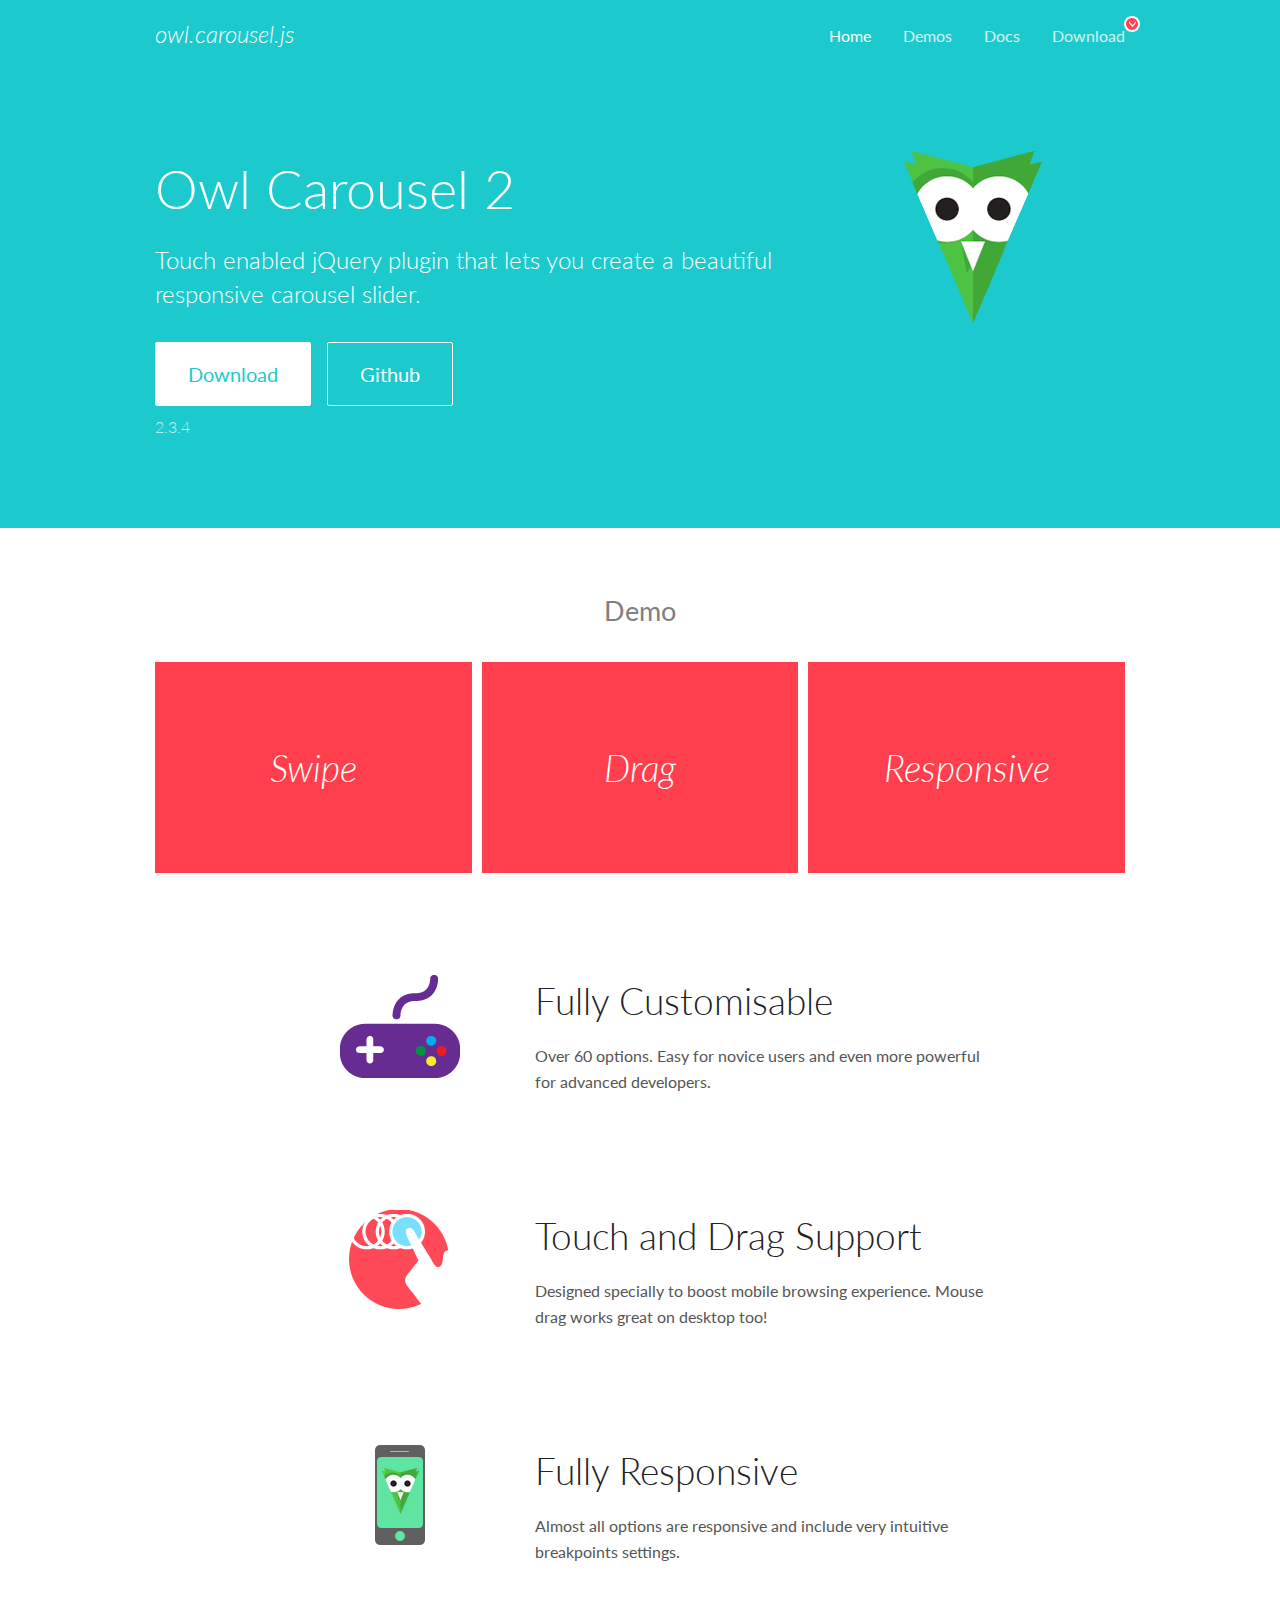
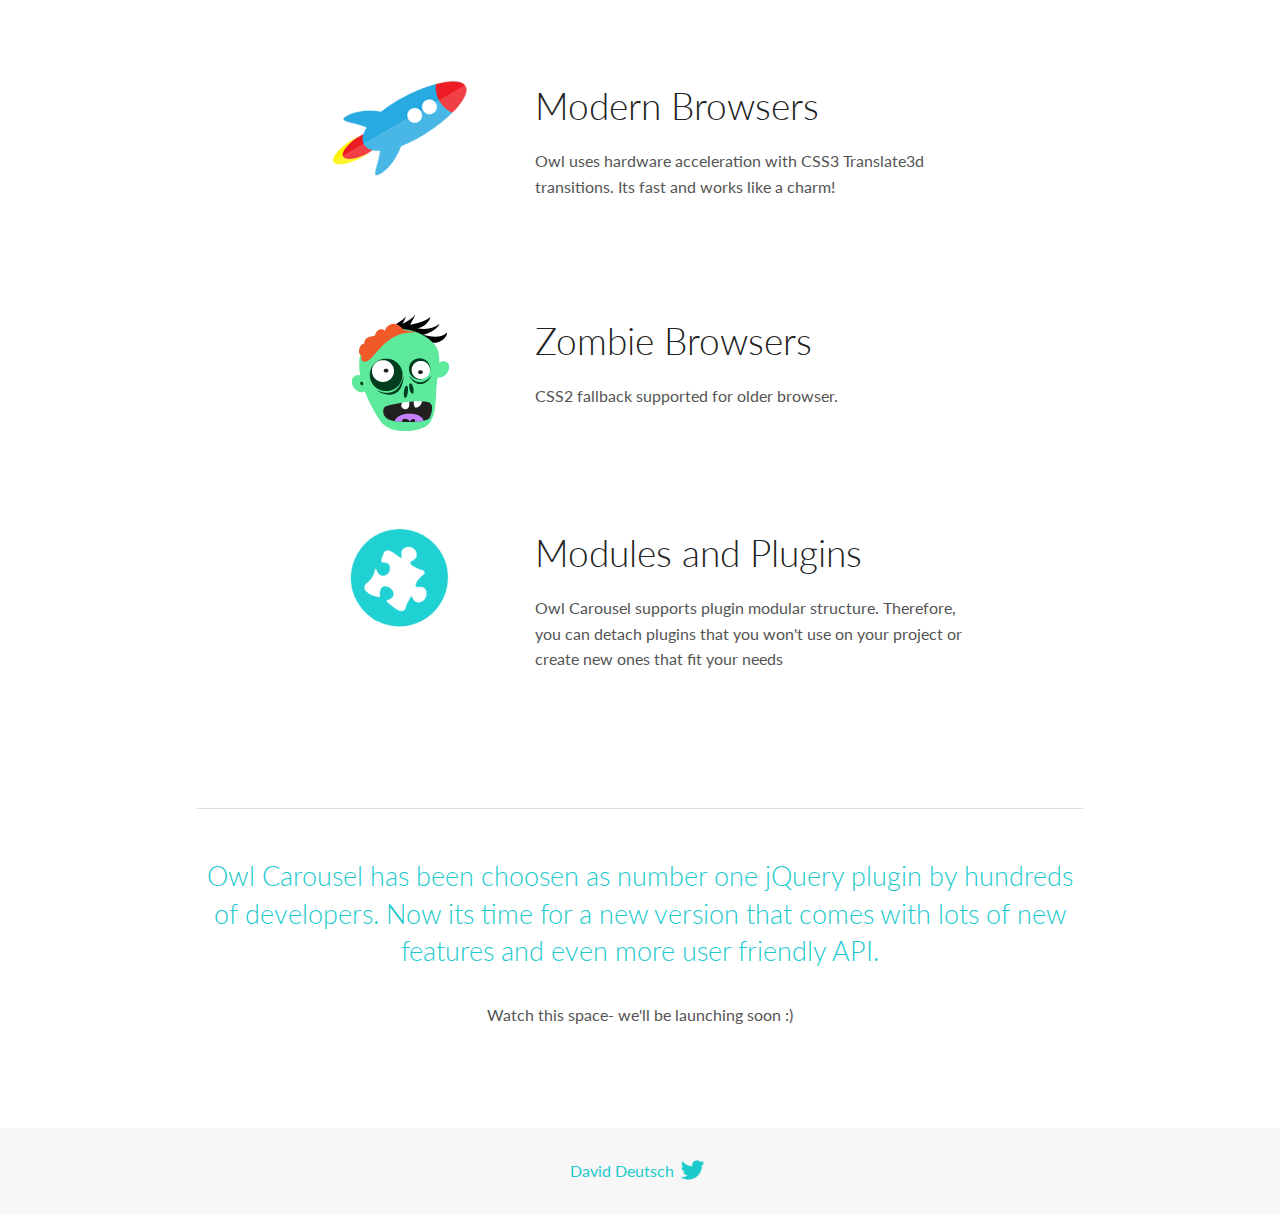
<file: assets/OwlCarousel2-2.3.4/docs/index.html>
<!DOCTYPE html>
<html lang="en">
  <head>

    <!-- head -->
    <meta charset="utf-8">
    <meta name="msapplication-tap-highlight" content="no" />
    <meta name="viewport" content="width=device-width, initial-scale=1.0" />
    <meta name="description" content="Touch enabled jQuery plugin that lets you create beautiful responsive carousel slider.">
    <meta name="author" content="David Deutsch">
    <title>
      Home | Owl Carousel | 2.3.4
    </title>

    <!-- Stylesheets -->
    <link href='https://fonts.googleapis.com/css?family=Lato:300,400,700,400italic,300italic' rel='stylesheet' type='text/css'>
    <link rel="stylesheet" href="assets/css/docs.theme.min.css">

    <!-- Owl Stylesheets -->
    <link rel="stylesheet" href="assets/owlcarousel/assets/owl.carousel.min.css">
    <link rel="stylesheet" href="assets/owlcarousel/assets/owl.theme.default.min.css">

    <!-- HTML5 shim and Respond.js IE8 support of HTML5 elements and media queries -->

    <!--[if lt IE 9]>
      <script src="https://oss.maxcdn.com/libs/html5shiv/3.7.0/html5shiv.js"></script>
      <script src="https://oss.maxcdn.com/libs/respond.js/1.3.0/respond.min.js"></script>
    <![endif]-->

    <!-- Favicons -->
    <link rel="apple-touch-icon-precomposed" sizes="144x144" href="assets/ico/apple-touch-icon-144-precomposed.png">
    <link rel="shortcut icon" href="assets/ico/favicon.png">
    <link rel="shortcut icon" href="favicon.ico">

    <!-- Yeah i know js should not be in header. Its required for demos.-->

    <!-- javascript -->
    <script src="assets/vendors/jquery.min.js"></script>
    <script src="assets/owlcarousel/owl.carousel.js"></script>
  </head>
  <body>

    <!-- header -->
    <header class="header">
      <div class="row">
        <div class="large-12 columns">
          <div class="brand left">
            <h3>
              <a href="/OwlCarousel2/">owl.carousel.js</a> 
            </h3>
          </div>
          <a id="toggle-nav" class="right">
            <span></span> <span></span> <span></span> 
          </a> 
          <div class="nav-bar">
            <ul class="clearfix">
              <li class="active">
                <a href="/OwlCarousel2/index.html">Home</a> 
              </li>
              <li> <a href="/OwlCarousel2/demos/demos.html">Demos</a>  </li>
              <li> <a href="/OwlCarousel2/docs/started-welcome.html">Docs</a>  </li>
              <li>
                <a href="https://github.com/OwlCarousel2/OwlCarousel2/archive/2.3.4.zip">Download</a> 
                <span class="download"></span> 
              </li>
            </ul>
          </div>
        </div>
      </div>
    </header>

    <!-- home panel -->
    <section id="hero">
      <div class="row">
        <div class="large-8 medium-8 columns">
          <h1>Owl Carousel 2</h1>
          <h4>Touch enabled jQuery plugin that lets you create a beautiful responsive carousel slider.</h4>
          <a href="https://github.com/OwlCarousel2/OwlCarousel2/archive/2.3.4.zip" class="hero-button">Download</a> 
          <a href="https://github.com/OwlCarousel2/OwlCarousel2" class="hero-button outline">Github</a> 
          <p>2.3.4</p>
        </div>
        <div class="large-4 medium-4 columns">
          <img class="owl-logo" src="assets/img/owl-logo.png" alt="mr. Owl">
        </div>
      </div>
    </section>

    <!-- body -->
    <div class="home-demo">
      <div class="row">
        <div class="large-12 columns">
          <h3>Demo</h3>
          <div class="owl-carousel">
            <div class="item">
              <h2>Swipe</h2>
            </div>
            <div class="item">
              <h2>Drag</h2>
            </div>
            <div class="item">
              <h2>Responsive</h2>
            </div>
            <div class="item">
              <h2>CSS3</h2>
            </div>
            <div class="item">
              <h2>Fast</h2>
            </div>
            <div class="item">
              <h2>Easy</h2>
            </div>
            <div class="item">
              <h2>Free</h2>
            </div>
            <div class="item">
              <h2>Upgradable</h2>
            </div>
            <div class="item">
              <h2>Tons of options</h2>
            </div>
            <div class="item">
              <h2>Infinity</h2>
            </div>
            <div class="item">
              <h2>Auto Width</h2>
            </div>
          </div>
        </div>
      </div>
    </div>
    <script>
      var owl = $('.owl-carousel');
      owl.owlCarousel({
        margin: 10,
        loop: true,
        responsive: {
          0: {
            items: 1
          },
          600: {
            items: 2
          },
          1000: {
            items: 3
          }
        }
      })
    </script>

    <!-- features -->
    <div id="features">
      <div class="row">
        <div class="small-12 medium-9 small-centered columns">
          <section class="row feature">
            <div class="medium-4 small-12 columns">
              <img src="assets/img/feature-options.png" alt="">
            </div>
            <div class="medium-8 small-12 columns">
              <h2>Fully Customisable</h2>
              <p>Over 60 options. Easy for novice users and even more powerful for advanced developers.</p>
            </div>
          </section>
          <section class="row feature">
            <div class="medium-4 small-12 columns">
              <img src="assets/img/feature-drag.png" alt="">
            </div>
            <div class="medium-8 small-12 columns">
              <h2>Touch and Drag Support</h2>
              <p>Designed specially to boost mobile browsing experience. Mouse drag works great on desktop too!</p>
            </div>
          </section>
          <section class="row feature">
            <div class="medium-4 small-12 columns">
              <img src="assets/img/feature-responsive.png" alt="">
            </div>
            <div class="medium-8 small-12 columns">
              <h2>Fully Responsive</h2>
              <p>Almost all options are responsive and include very intuitive breakpoints settings.</p>
            </div>
          </section>
          <section class="row feature">
            <div class="medium-4 small-12 columns">
              <img src="assets/img/feature-modern.png" alt="">
            </div>
            <div class="medium-8 small-12 columns">
              <h2>Modern Browsers</h2>
              <p>Owl uses hardware acceleration with CSS3 Translate3d transitions. Its fast and works like a charm! </p>
            </div>
          </section>
          <section class="row feature">
            <div class="medium-4 small-12 columns">
              <img src="assets/img/feature-zombie.png" alt="">
            </div>
            <div class="medium-8 small-12 columns">
              <h2>Zombie Browsers</h2>
              <p>CSS2 fallback supported for older browser.</p>
            </div>
          </section>
          <section class="row feature">
            <div class="medium-4 small-12 columns">
              <img src="assets/img/feature-module.png" alt="">
            </div>
            <div class="medium-8 small-12 columns">
              <h2>Modules and Plugins</h2>
              <p>Owl Carousel supports plugin modular structure. Therefore, you can detach plugins that you won&#x27;t use on your project or create new ones that fit your needs</p>
            </div>
          </section>
        </div>
      </div>
    </div>

    <!-- footer -->
    <section id="teaser-text">
      <div class="row">
        <div class="small-12 medium-11 small-centered columns">
          <hr>
          <h3 id="owl-carousel-has-been-choosen-as-number-one-jquery-plugin-by-hundreds-of-developers-now-its-time-for-a-new-version-that-comes-with-lots-of-new-features-and-even-more-user-friendly-api-">Owl Carousel has been choosen as number one jQuery plugin by hundreds of developers. Now its time for a new version that comes with lots of new features and even more user friendly API.</h3>
          <p>Watch this space- we&#39;ll be launching soon :)</p>
        </div>
      </div>
    </section>

    <!-- footer -->
    <footer class="footer">
      <div class="row">
        <div class="large-12 columns">
          <h5>
            <a href="/OwlCarousel2/docs/support-contact.html">David Deutsch</a> 
            <a id="custom-tweet-button" href="https://twitter.com/share?url=https://github.com/OwlCarousel2/OwlCarousel2&text=Owl Carousel - This is so awesome! " target="_blank"></a> 
          </h5>
        </div>
      </div>
    </footer>

    <!-- vendors -->
    <script src="assets/vendors/highlight.js"></script>
    <script src="assets/js/app.js"></script>
  </body>
</html>
</file>
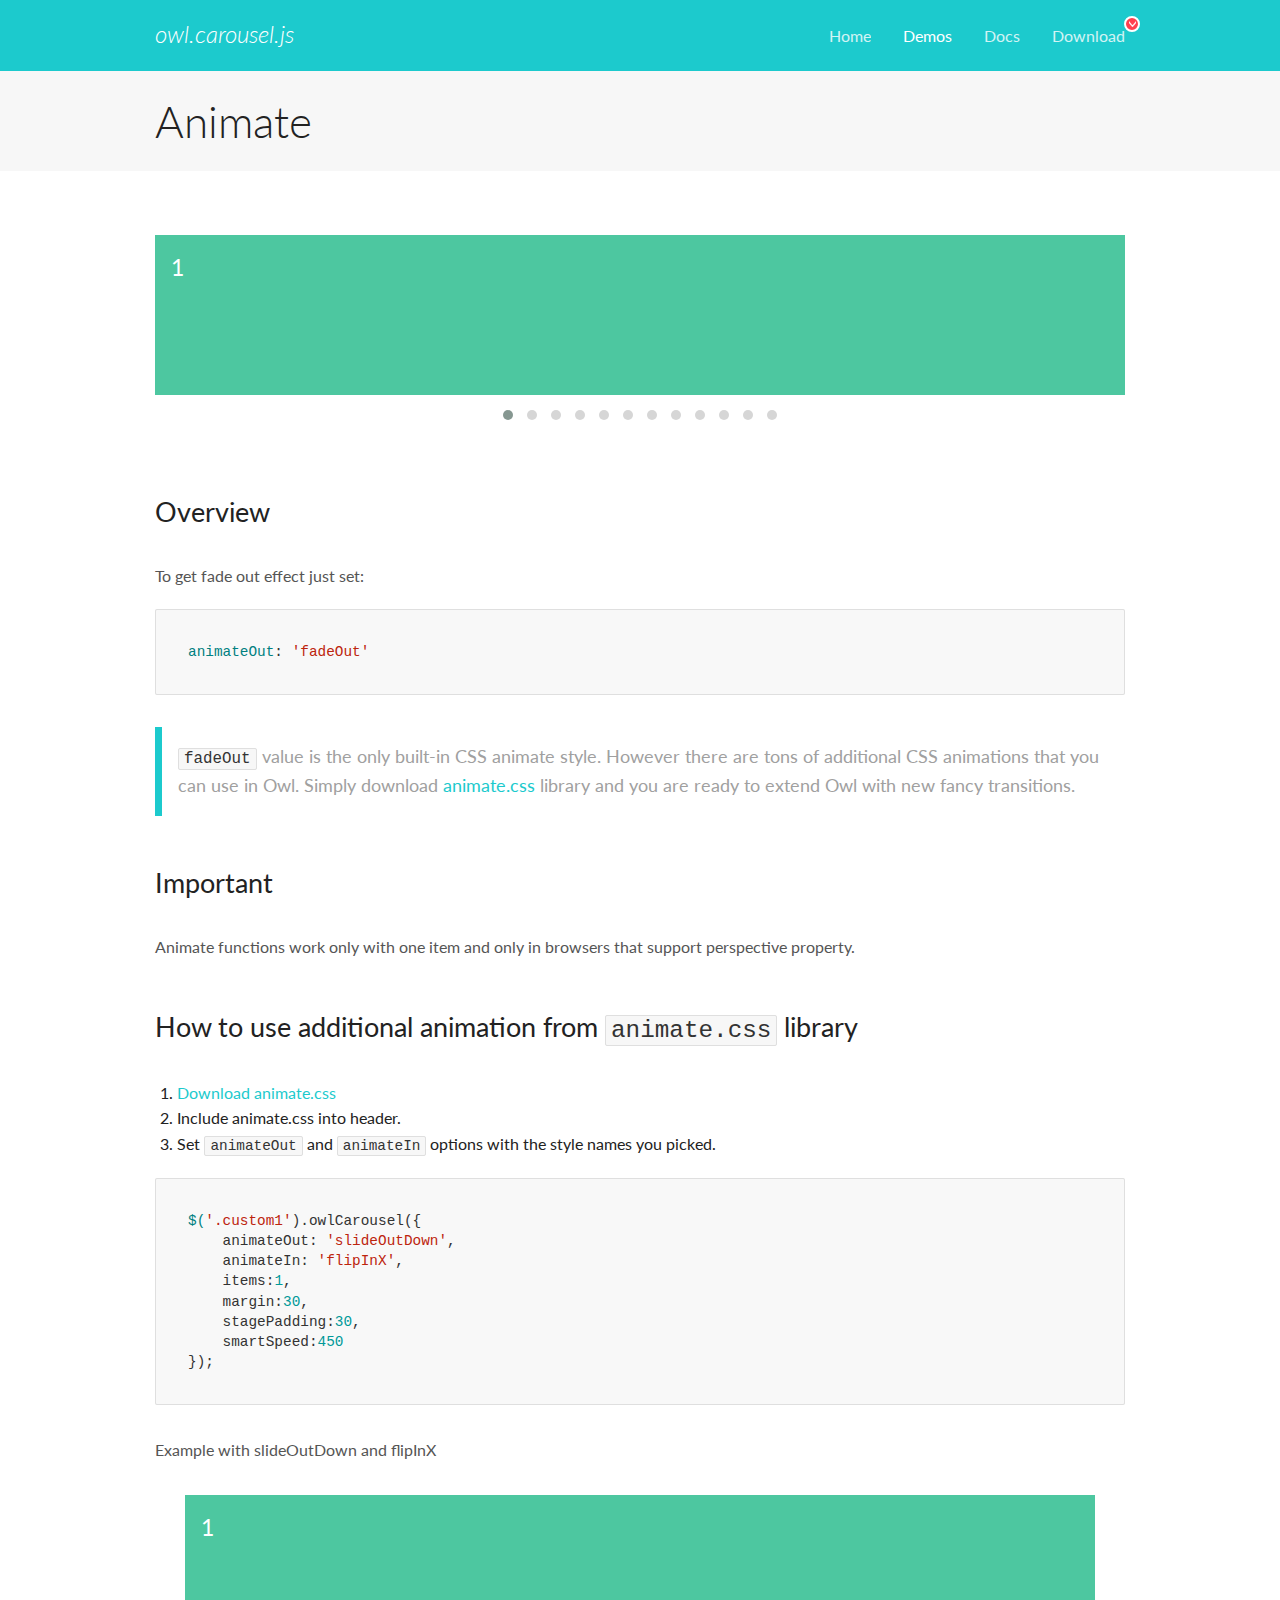
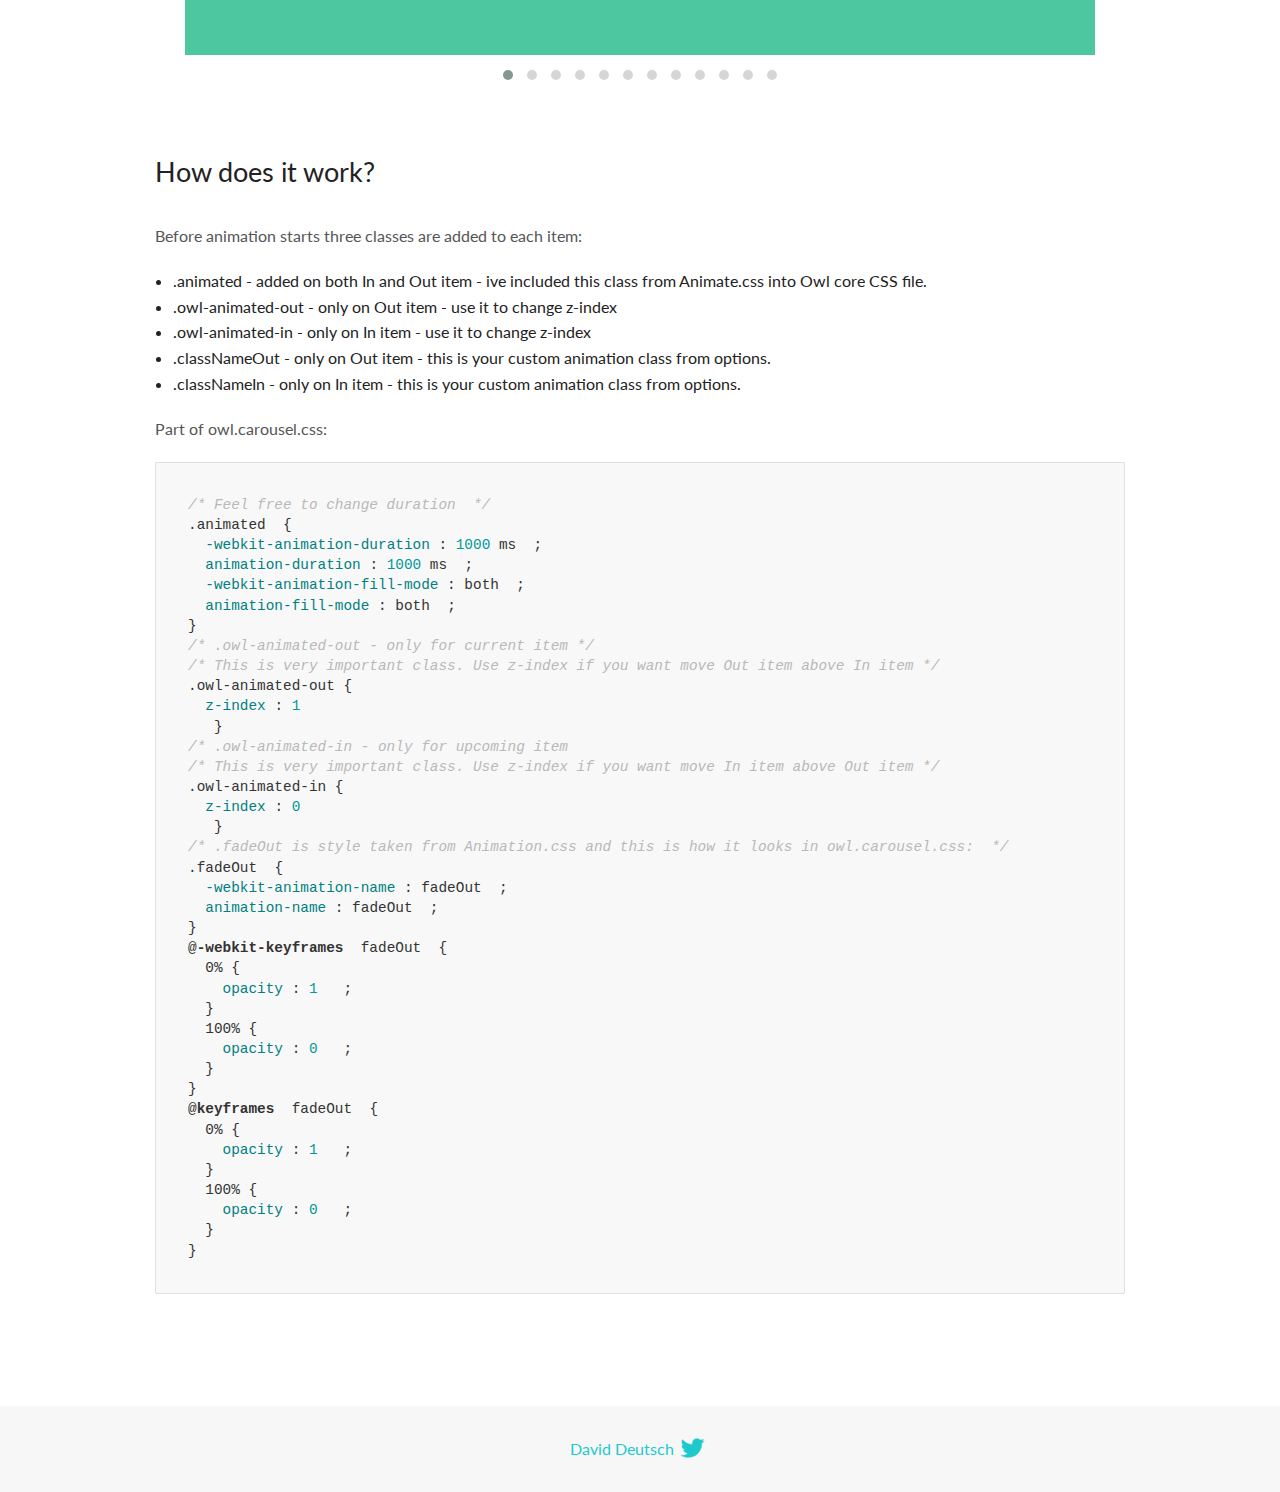
<file: assets/OwlCarousel2-2.3.4/docs/demos/animate.html>
<!DOCTYPE html>
<html lang="en">
  <head>

    <!-- head -->
    <meta charset="utf-8">
    <meta name="msapplication-tap-highlight" content="no" />
    <meta name="viewport" content="width=device-width, initial-scale=1.0" />
    <meta name="description" content="Animate carousel">
    <meta name="author" content="David Deutsch">
    <title>
      Animate Demo | Owl Carousel | 2.3.4
    </title>

    <!-- Stylesheets -->
    <link href='https://fonts.googleapis.com/css?family=Lato:300,400,700,400italic,300italic' rel='stylesheet' type='text/css'>
    <link rel="stylesheet" href="../assets/css/docs.theme.min.css">

    <!-- Owl Stylesheets -->
    <link rel="stylesheet" href="../assets/owlcarousel/assets/owl.carousel.min.css">
    <link rel="stylesheet" href="../assets/owlcarousel/assets/owl.theme.default.min.css">

    <!-- HTML5 shim and Respond.js IE8 support of HTML5 elements and media queries -->

    <!--[if lt IE 9]>
      <script src="https://oss.maxcdn.com/libs/html5shiv/3.7.0/html5shiv.js"></script>
      <script src="https://oss.maxcdn.com/libs/respond.js/1.3.0/respond.min.js"></script>
    <![endif]-->

    <!-- Favicons -->
    <link rel="apple-touch-icon-precomposed" sizes="144x144" href="../assets/ico/apple-touch-icon-144-precomposed.png">
    <link rel="shortcut icon" href="../assets/ico/favicon.png">
    <link rel="shortcut icon" href="favicon.ico">

    <!-- Yeah i know js should not be in header. Its required for demos.-->

    <!-- javascript -->
    <script src="../assets/vendors/jquery.min.js"></script>
    <script src="../assets/owlcarousel/owl.carousel.js"></script>
  </head>
  <body>

    <!-- header -->
    <header class="header">
      <div class="row">
        <div class="large-12 columns">
          <div class="brand left">
            <h3>
              <a href="/OwlCarousel2/">owl.carousel.js</a> 
            </h3>
          </div>
          <a id="toggle-nav" class="right">
            <span></span> <span></span> <span></span> 
          </a> 
          <div class="nav-bar">
            <ul class="clearfix">
              <li> <a href="/OwlCarousel2/index.html">Home</a>  </li>
              <li class="active">
                <a href="/OwlCarousel2/demos/demos.html">Demos</a> 
              </li>
              <li> <a href="/OwlCarousel2/docs/started-welcome.html">Docs</a>  </li>
              <li>
                <a href="https://github.com/OwlCarousel2/OwlCarousel2/archive/2.3.4.zip">Download</a> 
                <span class="download"></span> 
              </li>
            </ul>
          </div>
        </div>
      </div>
    </header>

    <!-- title -->
    <section class="title">
      <div class="row">
        <div class="large-12 columns">
          <h1>Animate</h1>
        </div>
      </div>
    </section>

    <!--  Demos -->
    <section id="demos">
      <div class="row">
        <div class="large-12 columns">
          <div class="fadeOut owl-carousel owl-theme">
            <div class="item">
              <h4>1</h4>
            </div>
            <div class="item">
              <h4>2</h4>
            </div>
            <div class="item">
              <h4>3</h4>
            </div>
            <div class="item">
              <h4>4</h4>
            </div>
            <div class="item">
              <h4>5</h4>
            </div>
            <div class="item">
              <h4>6</h4>
            </div>
            <div class="item">
              <h4>7</h4>
            </div>
            <div class="item">
              <h4>8</h4>
            </div>
            <div class="item">
              <h4>9</h4>
            </div>
            <div class="item">
              <h4>10</h4>
            </div>
            <div class="item">
              <h4>11</h4>
            </div>
            <div class="item">
              <h4>12</h4>
            </div>
          </div>
          <h3 id="overview">Overview</h3>
          <p>To get fade out effect just set:</p>
          <pre><code>animateOut: &#39;fadeOut&#39;</code></pre>
          <blockquote>
            <p><code>fadeOut</code> value is the only built-in CSS animate style. However there are tons of additional CSS animations that you can use in Owl. Simply download
              <a href="https://daneden.github.io/animate.css/">animate.css</a>  library and you are ready to extend Owl with new fancy transitions.</p>
          </blockquote>
          <h3 id="important">Important</h3>
          <p>Animate functions work only with one item and only in browsers that support perspective property.</p>
          <h3 id="how-to-use-additional-animation-from-animate-css-library">How to use additional animation from <code>animate.css</code> library</h3>
          <ol>
            <li> <a href="https://daneden.github.io/animate.css/">Download animate.css</a>  </li>
            <li>Include animate.css into header.</li>
            <li>Set <code>animateOut</code> and <code>animateIn</code> options with the style names you picked.</li>
          </ol>
          <pre><code>$(&#39;.custom1&#39;).owlCarousel({
    animateOut: &#39;slideOutDown&#39;,
    animateIn: &#39;flipInX&#39;,
    items:1,
    margin:30,
    stagePadding:30,
    smartSpeed:450
});</code></pre>
          <p>Example with slideOutDown and flipInX</p>
          <div class="custom1 owl-carousel owl-theme">
            <div class="item">
              <h4>1</h4>
            </div>
            <div class="item">
              <h4>2</h4>
            </div>
            <div class="item">
              <h4>3</h4>
            </div>
            <div class="item">
              <h4>4</h4>
            </div>
            <div class="item">
              <h4>5</h4>
            </div>
            <div class="item">
              <h4>6</h4>
            </div>
            <div class="item">
              <h4>7</h4>
            </div>
            <div class="item">
              <h4>8</h4>
            </div>
            <div class="item">
              <h4>9</h4>
            </div>
            <div class="item">
              <h4>10</h4>
            </div>
            <div class="item">
              <h4>11</h4>
            </div>
            <div class="item">
              <h4>12</h4>
            </div>
          </div>
          <h3 id="how-does-it-work-">How does it work?</h3>
          <p>Before animation starts three classes are added to each item:</p>
          <ul>
            <li>.animated - added on both In and Out item - ive included this class from Animate.css into Owl core CSS file.</li>
            <li>.owl-animated-out - only on Out item - use it to change z-index</li>
            <li>.owl-animated-in - only on In item - use it to change z-index</li>
            <li>.classNameOut - only on Out item - this is your custom animation class from options.</li>
            <li>.classNameIn - only on In item - this is your custom animation class from options.</li>
          </ul>
          <p>Part of owl.carousel.css:</p>
          <pre><code class="language-css"><span class="comment">/* Feel free to change duration  */</span> 
<span class="class">.animated</span>  <span class="rules">{
  <span class="rule"><span class="attribute">-webkit-animation-duration</span> :<span class="value"> <span class="number">1000</span> ms</span> </span> ;
  <span class="rule"><span class="attribute">animation-duration</span> :<span class="value"> <span class="number">1000</span> ms</span> </span> ;
  <span class="rule"><span class="attribute">-webkit-animation-fill-mode</span> :<span class="value"> both</span> </span> ;
  <span class="rule"><span class="attribute">animation-fill-mode</span> :<span class="value"> both</span> </span> ;
<span class="rule">}</span> </span> 
<span class="comment">/* .owl-animated-out - only for current item */</span> 
<span class="comment">/* This is very important class. Use z-index if you want move Out item above In item */</span> 
<span class="class">.owl-animated-out</span> <span class="rules">{
  <span class="rule"><span class="attribute">z-index</span> :<span class="value"> <span class="number">1</span> 
</span> </span> </span> }
<span class="comment">/* .owl-animated-in - only for upcoming item
/* This is very important class. Use z-index if you want move In item above Out item */</span> 
<span class="class">.owl-animated-in</span> <span class="rules">{
  <span class="rule"><span class="attribute">z-index</span> :<span class="value"> <span class="number">0</span> 
</span> </span> </span> }
<span class="comment">/* .fadeOut is style taken from Animation.css and this is how it looks in owl.carousel.css:  */</span> 
<span class="class">.fadeOut</span>  <span class="rules">{
  <span class="rule"><span class="attribute">-webkit-animation-name</span> :<span class="value"> fadeOut</span> </span> ;
  <span class="rule"><span class="attribute">animation-name</span> :<span class="value"> fadeOut</span> </span> ;
<span class="rule">}</span> </span> 
<span class="at_rule">@<span class="keyword">-webkit-keyframes</span>  fadeOut </span> {
  0% <span class="rules">{
    <span class="rule"><span class="attribute">opacity</span> :<span class="value"> <span class="number">1</span> </span> </span> ;
  <span class="rule">}</span> </span> 
  100% <span class="rules">{
    <span class="rule"><span class="attribute">opacity</span> :<span class="value"> <span class="number">0</span> </span> </span> ;
  <span class="rule">}</span> </span> 
}
<span class="at_rule">@<span class="keyword">keyframes</span>  fadeOut </span> {
  0% <span class="rules">{
    <span class="rule"><span class="attribute">opacity</span> :<span class="value"> <span class="number">1</span> </span> </span> ;
  <span class="rule">}</span> </span> 
  100% <span class="rules">{
    <span class="rule"><span class="attribute">opacity</span> :<span class="value"> <span class="number">0</span> </span> </span> ;
  <span class="rule">}</span> </span> 
}</code></pre>
          <link rel="stylesheet" href="../assets/css/animate.css">
          <script>
            jQuery(document).ready(function($) {
              $('.fadeOut').owlCarousel({
                items: 1,
                animateOut: 'fadeOut',
                loop: true,
                margin: 10,
              });
              $('.custom1').owlCarousel({
                animateOut: 'slideOutDown',
                animateIn: 'flipInX',
                items: 1,
                margin: 30,
                stagePadding: 30,
                smartSpeed: 450
              });
            });
          </script>
        </div>
      </div>
    </section>

    <!-- footer -->
    <footer class="footer">
      <div class="row">
        <div class="large-12 columns">
          <h5>
            <a href="/OwlCarousel2/docs/support-contact.html">David Deutsch</a> 
            <a id="custom-tweet-button" href="https://twitter.com/share?url=https://github.com/OwlCarousel2/OwlCarousel2&text=Owl Carousel - This is so awesome! " target="_blank"></a> 
          </h5>
        </div>
      </div>
    </footer>

    <!-- vendors -->
    <script src="../assets/vendors/highlight.js"></script>
    <script src="../assets/js/app.js"></script>
  </body>
</html>
</file>
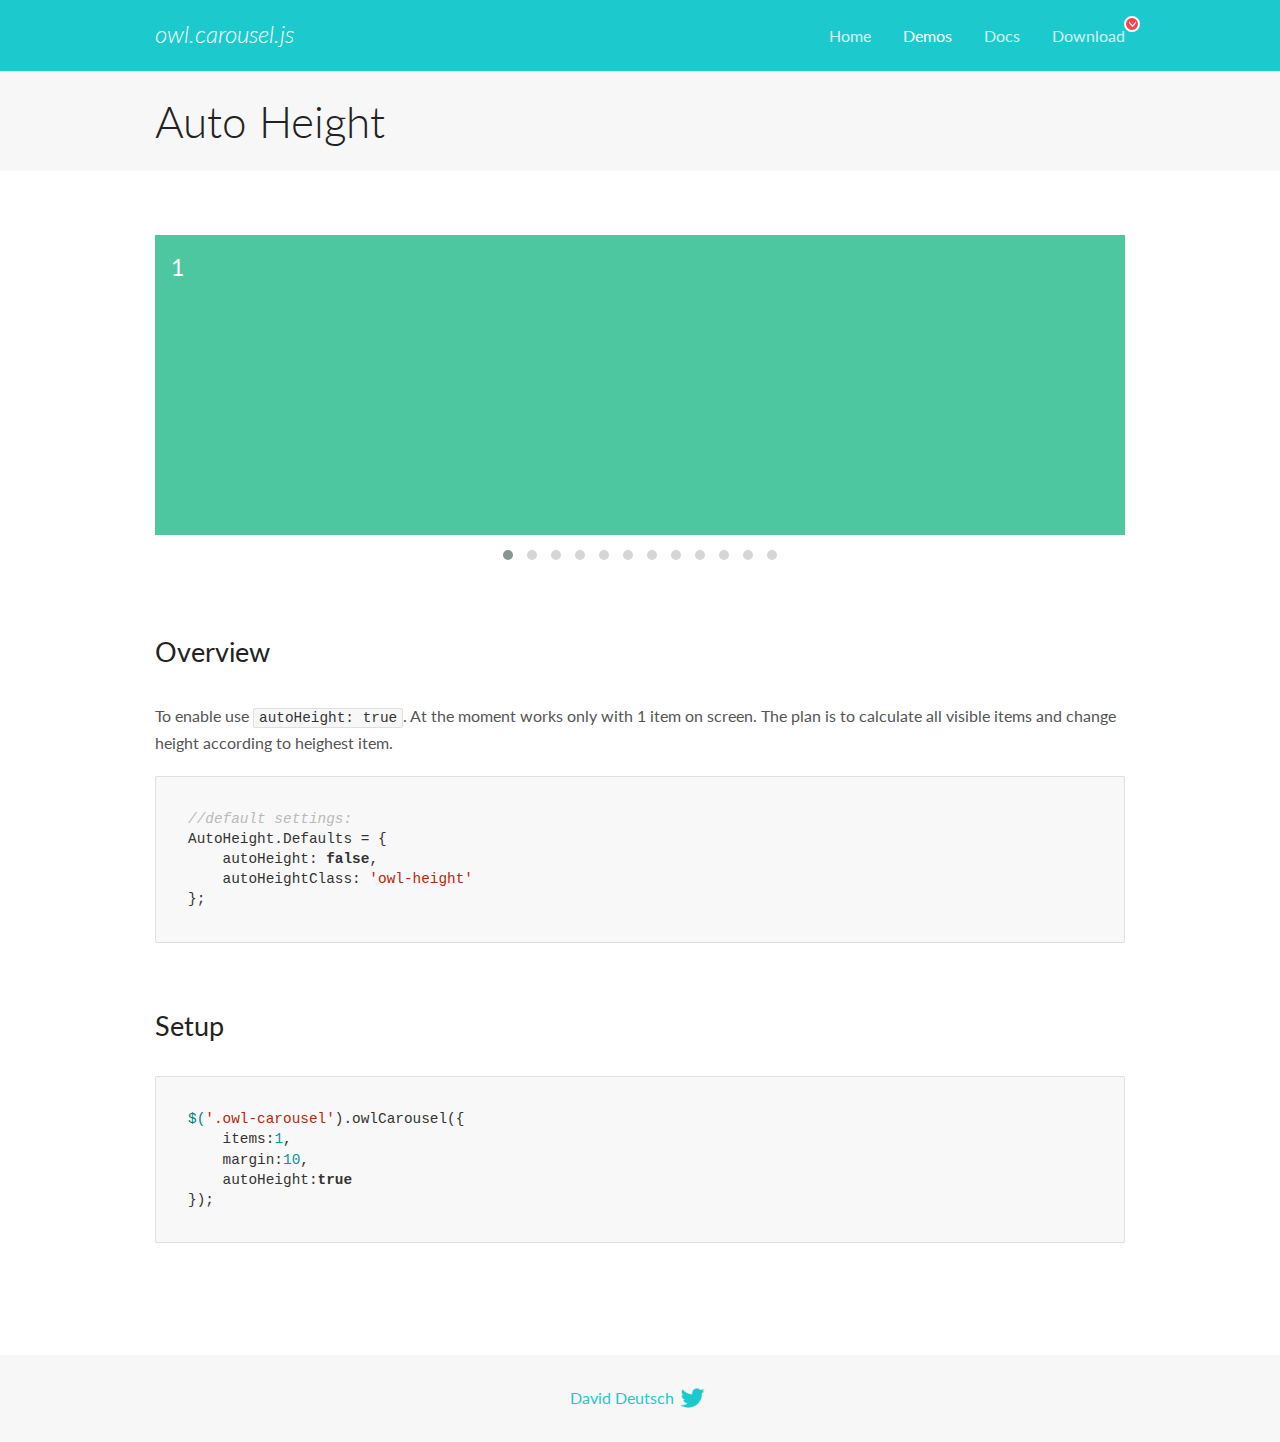
<file: assets/OwlCarousel2-2.3.4/docs/demos/autoheight.html>
<!DOCTYPE html>
<html lang="en">
  <head>

    <!-- head -->
    <meta charset="utf-8">
    <meta name="msapplication-tap-highlight" content="no" />
    <meta name="viewport" content="width=device-width, initial-scale=1.0" />
    <meta name="description" content="autoHeight usage demo">
    <meta name="author" content="David Deutsch">
    <title>
      Auto Height Demo | Owl Carousel | 2.3.4
    </title>

    <!-- Stylesheets -->
    <link href='https://fonts.googleapis.com/css?family=Lato:300,400,700,400italic,300italic' rel='stylesheet' type='text/css'>
    <link rel="stylesheet" href="../assets/css/docs.theme.min.css">

    <!-- Owl Stylesheets -->
    <link rel="stylesheet" href="../assets/owlcarousel/assets/owl.carousel.min.css">
    <link rel="stylesheet" href="../assets/owlcarousel/assets/owl.theme.default.min.css">

    <!-- HTML5 shim and Respond.js IE8 support of HTML5 elements and media queries -->

    <!--[if lt IE 9]>
      <script src="https://oss.maxcdn.com/libs/html5shiv/3.7.0/html5shiv.js"></script>
      <script src="https://oss.maxcdn.com/libs/respond.js/1.3.0/respond.min.js"></script>
    <![endif]-->

    <!-- Favicons -->
    <link rel="apple-touch-icon-precomposed" sizes="144x144" href="../assets/ico/apple-touch-icon-144-precomposed.png">
    <link rel="shortcut icon" href="../assets/ico/favicon.png">
    <link rel="shortcut icon" href="favicon.ico">

    <!-- Yeah i know js should not be in header. Its required for demos.-->

    <!-- javascript -->
    <script src="../assets/vendors/jquery.min.js"></script>
    <script src="../assets/owlcarousel/owl.carousel.js"></script>
  </head>
  <body>

    <!-- header -->
    <header class="header">
      <div class="row">
        <div class="large-12 columns">
          <div class="brand left">
            <h3>
              <a href="/OwlCarousel2/">owl.carousel.js</a> 
            </h3>
          </div>
          <a id="toggle-nav" class="right">
            <span></span> <span></span> <span></span> 
          </a> 
          <div class="nav-bar">
            <ul class="clearfix">
              <li> <a href="/OwlCarousel2/index.html">Home</a>  </li>
              <li class="active">
                <a href="/OwlCarousel2/demos/demos.html">Demos</a> 
              </li>
              <li> <a href="/OwlCarousel2/docs/started-welcome.html">Docs</a>  </li>
              <li>
                <a href="https://github.com/OwlCarousel2/OwlCarousel2/archive/2.3.4.zip">Download</a> 
                <span class="download"></span> 
              </li>
            </ul>
          </div>
        </div>
      </div>
    </header>

    <!-- title -->
    <section class="title">
      <div class="row">
        <div class="large-12 columns">
          <h1>Auto Height</h1>
        </div>
      </div>
    </section>

    <!--  Demos -->
    <section id="demos">
      <div class="row">
        <div class="large-12 columns">
          <div class="owl-carousel owl-theme">
            <div class="item" style="height:300px">
              <h4>1</h4>
            </div>
            <div class="item" style="height:100px">
              <h4>2</h4>
            </div>
            <div class="item" style="height:500px">
              <h4>3</h4>
            </div>
            <div class="item" style="height:250px">
              <h4>4</h4>
            </div>
            <div class="item" style="height:400px">
              <h4>5</h4>
            </div>
            <div class="item" style="height:500px">
              <h4>6</h4>
            </div>
            <div class="item" style="height:600px">
              <h4>7</h4>
            </div>
            <div class="item" style="height:400px">
              <h4>8</h4>
            </div>
            <div class="item" style="height:300px">
              <h4>9</h4>
            </div>
            <div class="item" style="height:350px">
              <h4>10</h4>
            </div>
            <div class="item" style="height:200px">
              <h4>11</h4>
            </div>
            <div class="item" style="height:150px">
              <h4>12</h4>
            </div>
          </div>
          <h3 id="overview">Overview</h3>
          <p>To enable use <code>autoHeight: true</code>. At the moment works only with 1 item on screen. The plan is to calculate all visible items and change height according to heighest item.</p>
          <pre><code>//default settings:
AutoHeight.Defaults = {
    autoHeight: false,
    autoHeightClass: &#39;owl-height&#39;
};</code></pre>
          <h3 id="setup">Setup</h3>
          <pre><code>$(&#39;.owl-carousel&#39;).owlCarousel({
    items:1,
    margin:10,
    autoHeight:true
});</code></pre>
          <script>
            $(document).ready(function() {
              $('.owl-carousel').owlCarousel({
                items: 1,
                margin: 10,
                autoHeight: true
              });
            })
          </script>
        </div>
      </div>
    </section>

    <!-- footer -->
    <footer class="footer">
      <div class="row">
        <div class="large-12 columns">
          <h5>
            <a href="/OwlCarousel2/docs/support-contact.html">David Deutsch</a> 
            <a id="custom-tweet-button" href="https://twitter.com/share?url=https://github.com/OwlCarousel2/OwlCarousel2&text=Owl Carousel - This is so awesome! " target="_blank"></a> 
          </h5>
        </div>
      </div>
    </footer>

    <!-- vendors -->
    <script src="../assets/vendors/highlight.js"></script>
    <script src="../assets/js/app.js"></script>
  </body>
</html>
</file>
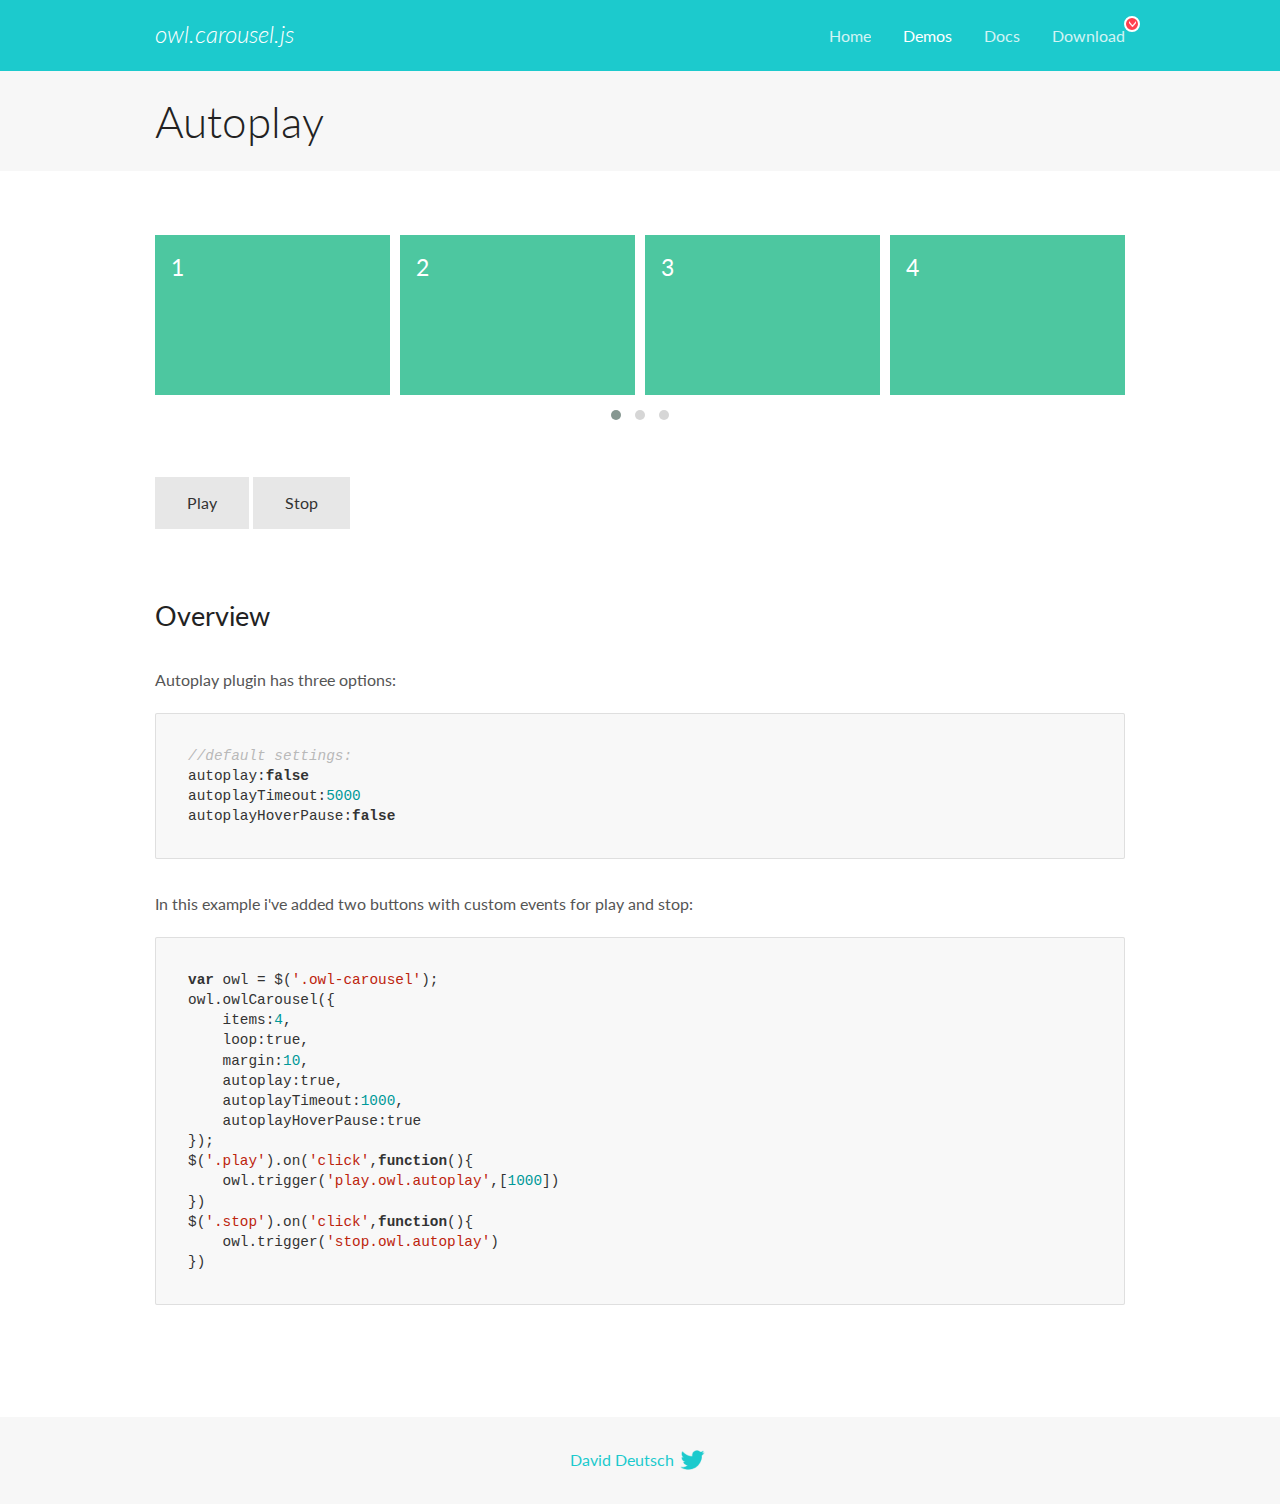
<file: assets/OwlCarousel2-2.3.4/docs/demos/autoplay.html>
<!DOCTYPE html>
<html lang="en">
  <head>

    <!-- head -->
    <meta charset="utf-8">
    <meta name="msapplication-tap-highlight" content="no" />
    <meta name="viewport" content="width=device-width, initial-scale=1.0" />
    <meta name="description" content="Autoplay usage demo">
    <meta name="author" content="David Deutsch">
    <title>
      Autoplay Demo | Owl Carousel | 2.3.4
    </title>

    <!-- Stylesheets -->
    <link href='https://fonts.googleapis.com/css?family=Lato:300,400,700,400italic,300italic' rel='stylesheet' type='text/css'>
    <link rel="stylesheet" href="../assets/css/docs.theme.min.css">

    <!-- Owl Stylesheets -->
    <link rel="stylesheet" href="../assets/owlcarousel/assets/owl.carousel.min.css">
    <link rel="stylesheet" href="../assets/owlcarousel/assets/owl.theme.default.min.css">

    <!-- HTML5 shim and Respond.js IE8 support of HTML5 elements and media queries -->

    <!--[if lt IE 9]>
      <script src="https://oss.maxcdn.com/libs/html5shiv/3.7.0/html5shiv.js"></script>
      <script src="https://oss.maxcdn.com/libs/respond.js/1.3.0/respond.min.js"></script>
    <![endif]-->

    <!-- Favicons -->
    <link rel="apple-touch-icon-precomposed" sizes="144x144" href="../assets/ico/apple-touch-icon-144-precomposed.png">
    <link rel="shortcut icon" href="../assets/ico/favicon.png">
    <link rel="shortcut icon" href="favicon.ico">

    <!-- Yeah i know js should not be in header. Its required for demos.-->

    <!-- javascript -->
    <script src="../assets/vendors/jquery.min.js"></script>
    <script src="../assets/owlcarousel/owl.carousel.js"></script>
  </head>
  <body>

    <!-- header -->
    <header class="header">
      <div class="row">
        <div class="large-12 columns">
          <div class="brand left">
            <h3>
              <a href="/OwlCarousel2/">owl.carousel.js</a> 
            </h3>
          </div>
          <a id="toggle-nav" class="right">
            <span></span> <span></span> <span></span> 
          </a> 
          <div class="nav-bar">
            <ul class="clearfix">
              <li> <a href="/OwlCarousel2/index.html">Home</a>  </li>
              <li class="active">
                <a href="/OwlCarousel2/demos/demos.html">Demos</a> 
              </li>
              <li> <a href="/OwlCarousel2/docs/started-welcome.html">Docs</a>  </li>
              <li>
                <a href="https://github.com/OwlCarousel2/OwlCarousel2/archive/2.3.4.zip">Download</a> 
                <span class="download"></span> 
              </li>
            </ul>
          </div>
        </div>
      </div>
    </header>

    <!-- title -->
    <section class="title">
      <div class="row">
        <div class="large-12 columns">
          <h1>Autoplay</h1>
        </div>
      </div>
    </section>

    <!--  Demos -->
    <section id="demos">
      <div class="row">
        <div class="large-12 columns">
          <div class="owl-carousel owl-theme">
            <div class="item">
              <h4>1</h4>
            </div>
            <div class="item">
              <h4>2</h4>
            </div>
            <div class="item">
              <h4>3</h4>
            </div>
            <div class="item">
              <h4>4</h4>
            </div>
            <div class="item">
              <h4>5</h4>
            </div>
            <div class="item">
              <h4>6</h4>
            </div>
            <div class="item">
              <h4>7</h4>
            </div>
            <div class="item">
              <h4>8</h4>
            </div>
            <div class="item">
              <h4>9</h4>
            </div>
            <div class="item">
              <h4>10</h4>
            </div>
            <div class="item">
              <h4>11</h4>
            </div>
            <div class="item">
              <h4>12</h4>
            </div>
          </div>
          <a class="button secondary play">Play</a> 
          <a class="button secondary stop">Stop</a> 
          <h3 id="overview">Overview</h3>
          <p>Autoplay plugin has three options:</p>
          <pre><code>//default settings:
autoplay:false
autoplayTimeout:5000
autoplayHoverPause:false</code></pre>
          <p>In this example i&#39;ve added two buttons with custom events for play and stop:</p>
          <pre><code>var owl = $(&#39;.owl-carousel&#39;);
owl.owlCarousel({
    items:4,
    loop:true,
    margin:10,
    autoplay:true,
    autoplayTimeout:1000,
    autoplayHoverPause:true
});
$(&#39;.play&#39;).on(&#39;click&#39;,function(){
    owl.trigger(&#39;play.owl.autoplay&#39;,[1000])
})
$(&#39;.stop&#39;).on(&#39;click&#39;,function(){
    owl.trigger(&#39;stop.owl.autoplay&#39;)
})</code></pre>
          <script>
            $(document).ready(function() {
              var owl = $('.owl-carousel');
              owl.owlCarousel({
                items: 4,
                loop: true,
                margin: 10,
                autoplay: true,
                autoplayTimeout: 1000,
                autoplayHoverPause: true
              });
              $('.play').on('click', function() {
                owl.trigger('play.owl.autoplay', [1000])
              })
              $('.stop').on('click', function() {
                owl.trigger('stop.owl.autoplay')
              })
            })
          </script>
        </div>
      </div>
    </section>

    <!-- footer -->
    <footer class="footer">
      <div class="row">
        <div class="large-12 columns">
          <h5>
            <a href="/OwlCarousel2/docs/support-contact.html">David Deutsch</a> 
            <a id="custom-tweet-button" href="https://twitter.com/share?url=https://github.com/OwlCarousel2/OwlCarousel2&text=Owl Carousel - This is so awesome! " target="_blank"></a> 
          </h5>
        </div>
      </div>
    </footer>

    <!-- vendors -->
    <script src="../assets/vendors/highlight.js"></script>
    <script src="../assets/js/app.js"></script>
  </body>
</html>
</file>
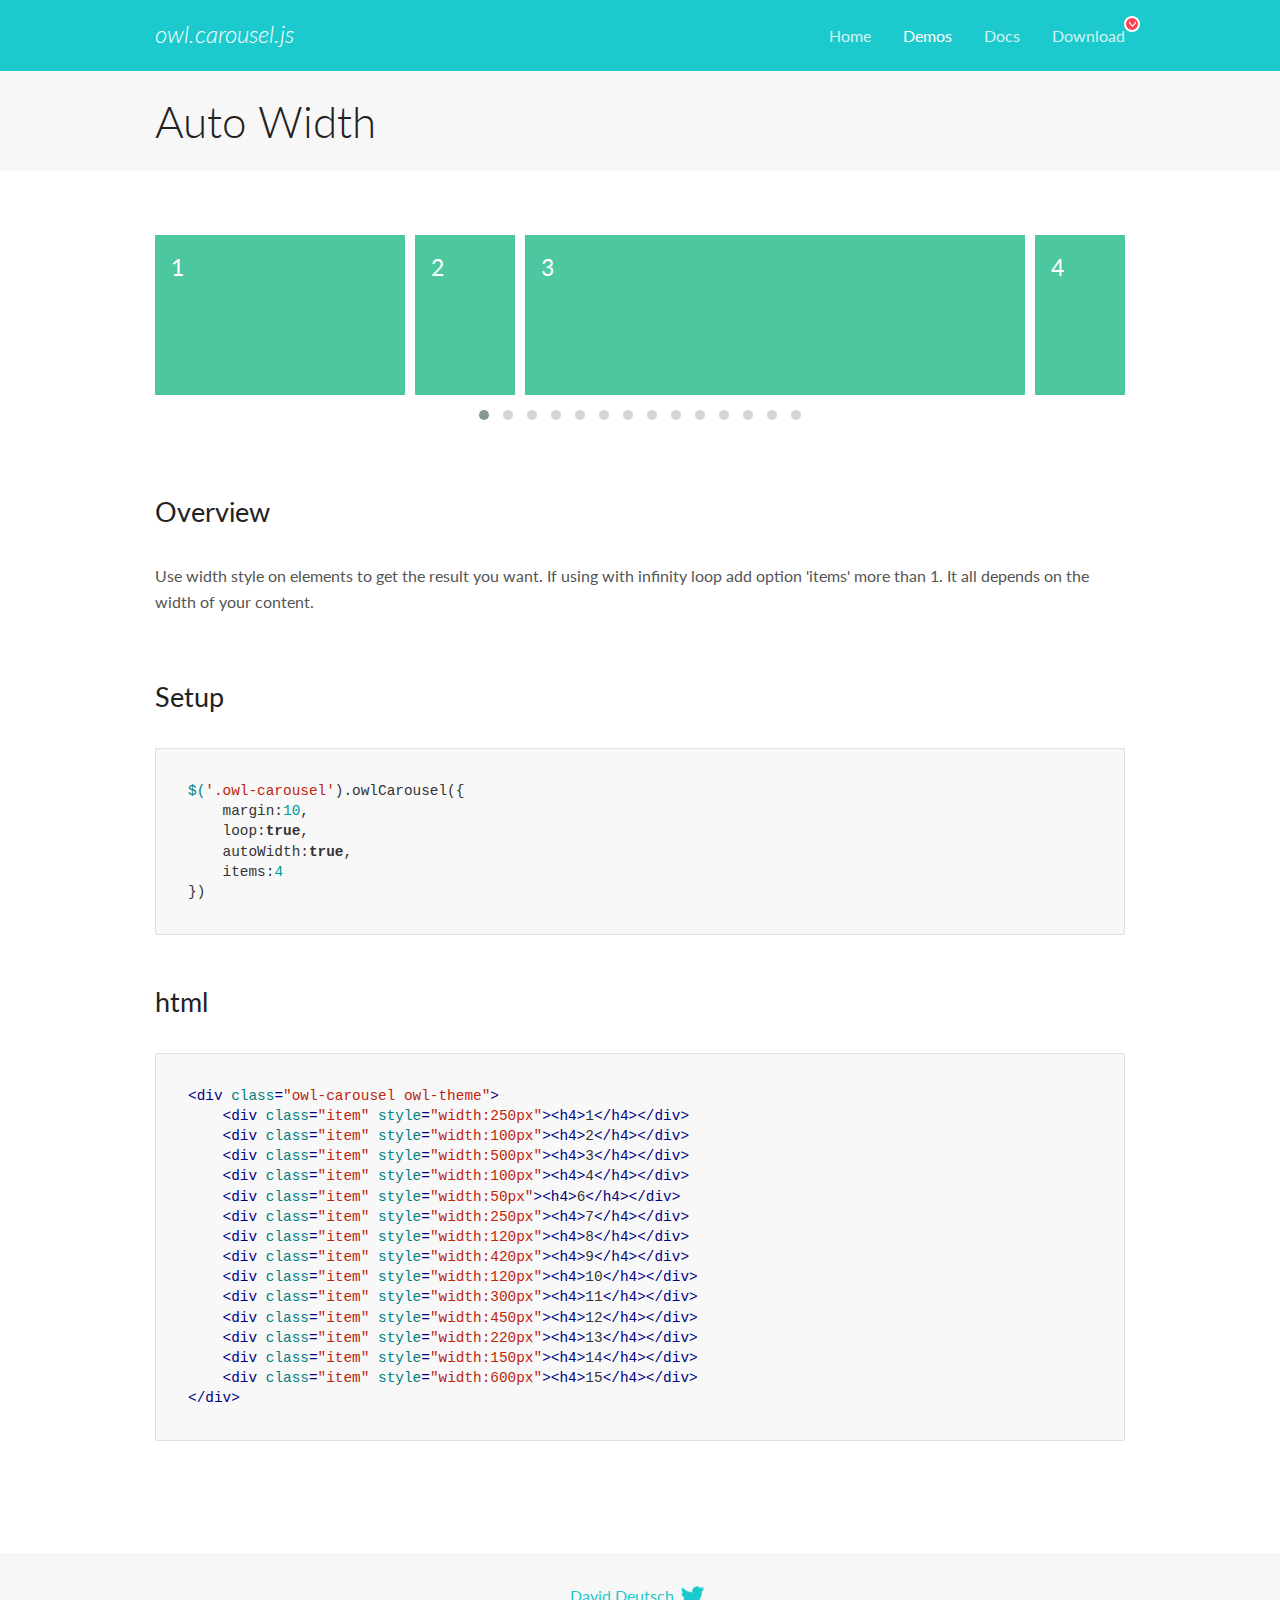
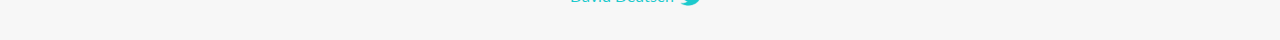
<file: assets/OwlCarousel2-2.3.4/docs/demos/autowidth.html>
<!DOCTYPE html>
<html lang="en">
  <head>

    <!-- head -->
    <meta charset="utf-8">
    <meta name="msapplication-tap-highlight" content="no" />
    <meta name="viewport" content="width=device-width, initial-scale=1.0" />
    <meta name="description" content="Auto Width">
    <meta name="author" content="David Deutsch">
    <title>
      Auto Width Demo | Owl Carousel | 2.3.4
    </title>

    <!-- Stylesheets -->
    <link href='https://fonts.googleapis.com/css?family=Lato:300,400,700,400italic,300italic' rel='stylesheet' type='text/css'>
    <link rel="stylesheet" href="../assets/css/docs.theme.min.css">

    <!-- Owl Stylesheets -->
    <link rel="stylesheet" href="../assets/owlcarousel/assets/owl.carousel.min.css">
    <link rel="stylesheet" href="../assets/owlcarousel/assets/owl.theme.default.min.css">

    <!-- HTML5 shim and Respond.js IE8 support of HTML5 elements and media queries -->

    <!--[if lt IE 9]>
      <script src="https://oss.maxcdn.com/libs/html5shiv/3.7.0/html5shiv.js"></script>
      <script src="https://oss.maxcdn.com/libs/respond.js/1.3.0/respond.min.js"></script>
    <![endif]-->

    <!-- Favicons -->
    <link rel="apple-touch-icon-precomposed" sizes="144x144" href="../assets/ico/apple-touch-icon-144-precomposed.png">
    <link rel="shortcut icon" href="../assets/ico/favicon.png">
    <link rel="shortcut icon" href="favicon.ico">

    <!-- Yeah i know js should not be in header. Its required for demos.-->

    <!-- javascript -->
    <script src="../assets/vendors/jquery.min.js"></script>
    <script src="../assets/owlcarousel/owl.carousel.js"></script>
  </head>
  <body>

    <!-- header -->
    <header class="header">
      <div class="row">
        <div class="large-12 columns">
          <div class="brand left">
            <h3>
              <a href="/OwlCarousel2/">owl.carousel.js</a> 
            </h3>
          </div>
          <a id="toggle-nav" class="right">
            <span></span> <span></span> <span></span> 
          </a> 
          <div class="nav-bar">
            <ul class="clearfix">
              <li> <a href="/OwlCarousel2/index.html">Home</a>  </li>
              <li class="active">
                <a href="/OwlCarousel2/demos/demos.html">Demos</a> 
              </li>
              <li> <a href="/OwlCarousel2/docs/started-welcome.html">Docs</a>  </li>
              <li>
                <a href="https://github.com/OwlCarousel2/OwlCarousel2/archive/2.3.4.zip">Download</a> 
                <span class="download"></span> 
              </li>
            </ul>
          </div>
        </div>
      </div>
    </header>

    <!-- title -->
    <section class="title">
      <div class="row">
        <div class="large-12 columns">
          <h1>Auto Width</h1>
        </div>
      </div>
    </section>

    <!--  Demos -->
    <section id="demos">
      <div class="row">
        <div class="large-12 columns">
          <div class="owl-carousel owl-theme">
            <div class="item" style="width:250px">
              <h4>1</h4>
            </div>
            <div class="item" style="width:100px">
              <h4>2</h4>
            </div>
            <div class="item" style="width:500px">
              <h4>3</h4>
            </div>
            <div class="item" style="width:100px">
              <h4>4</h4>
            </div>
            <div class="item" style="width:50px">
              <h4>6</h4>
            </div>
            <div class="item" style="width:250px">
              <h4>7</h4>
            </div>
            <div class="item" style="width:120px">
              <h4>8</h4>
            </div>
            <div class="item" style="width:420px">
              <h4>9</h4>
            </div>
            <div class="item" style="width:120px">
              <h4>10</h4>
            </div>
            <div class="item" style="width:300px">
              <h4>11</h4>
            </div>
            <div class="item" style="width:450px">
              <h4>12</h4>
            </div>
            <div class="item" style="width:220px">
              <h4>13</h4>
            </div>
            <div class="item" style="width:150px">
              <h4>14</h4>
            </div>
            <div class="item" style="width:600px">
              <h4>15</h4>
            </div>
          </div>
          <h3 id="overview">Overview</h3>
          <p>Use width style on elements to get the result you want. If using with infinity loop add option &#39;items&#39; more than 1. It all depends on the width of your content.</p>
          <h3 id="setup">Setup</h3>
          <pre><code>$(&#39;.owl-carousel&#39;).owlCarousel({
    margin:10,
    loop:true,
    autoWidth:true,
    items:4
})</code></pre>
          <h3 id="html">html</h3>
          <pre><code>&lt;div class=&quot;owl-carousel owl-theme&quot;&gt;
    &lt;div class=&quot;item&quot; style=&quot;width:250px&quot;&gt;&lt;h4&gt;1&lt;/h4&gt;&lt;/div&gt;
    &lt;div class=&quot;item&quot; style=&quot;width:100px&quot;&gt;&lt;h4&gt;2&lt;/h4&gt;&lt;/div&gt;
    &lt;div class=&quot;item&quot; style=&quot;width:500px&quot;&gt;&lt;h4&gt;3&lt;/h4&gt;&lt;/div&gt;
    &lt;div class=&quot;item&quot; style=&quot;width:100px&quot;&gt;&lt;h4&gt;4&lt;/h4&gt;&lt;/div&gt;
    &lt;div class=&quot;item&quot; style=&quot;width:50px&quot;&gt;&lt;h4&gt;6&lt;/h4&gt;&lt;/div&gt;
    &lt;div class=&quot;item&quot; style=&quot;width:250px&quot;&gt;&lt;h4&gt;7&lt;/h4&gt;&lt;/div&gt;
    &lt;div class=&quot;item&quot; style=&quot;width:120px&quot;&gt;&lt;h4&gt;8&lt;/h4&gt;&lt;/div&gt;
    &lt;div class=&quot;item&quot; style=&quot;width:420px&quot;&gt;&lt;h4&gt;9&lt;/h4&gt;&lt;/div&gt;
    &lt;div class=&quot;item&quot; style=&quot;width:120px&quot;&gt;&lt;h4&gt;10&lt;/h4&gt;&lt;/div&gt;
    &lt;div class=&quot;item&quot; style=&quot;width:300px&quot;&gt;&lt;h4&gt;11&lt;/h4&gt;&lt;/div&gt;
    &lt;div class=&quot;item&quot; style=&quot;width:450px&quot;&gt;&lt;h4&gt;12&lt;/h4&gt;&lt;/div&gt;
    &lt;div class=&quot;item&quot; style=&quot;width:220px&quot;&gt;&lt;h4&gt;13&lt;/h4&gt;&lt;/div&gt;
    &lt;div class=&quot;item&quot; style=&quot;width:150px&quot;&gt;&lt;h4&gt;14&lt;/h4&gt;&lt;/div&gt;
    &lt;div class=&quot;item&quot; style=&quot;width:600px&quot;&gt;&lt;h4&gt;15&lt;/h4&gt;&lt;/div&gt;
&lt;/div&gt;</code></pre>
          <script>
            $(document).ready(function() {
              $('.owl-carousel').owlCarousel({
                margin: 10,
                loop: true,
                autoWidth: true,
                items: 4
              })
            })
          </script>
        </div>
      </div>
    </section>

    <!-- footer -->
    <footer class="footer">
      <div class="row">
        <div class="large-12 columns">
          <h5>
            <a href="/OwlCarousel2/docs/support-contact.html">David Deutsch</a> 
            <a id="custom-tweet-button" href="https://twitter.com/share?url=https://github.com/OwlCarousel2/OwlCarousel2&text=Owl Carousel - This is so awesome! " target="_blank"></a> 
          </h5>
        </div>
      </div>
    </footer>

    <!-- vendors -->
    <script src="../assets/vendors/highlight.js"></script>
    <script src="../assets/js/app.js"></script>
  </body>
</html>
</file>
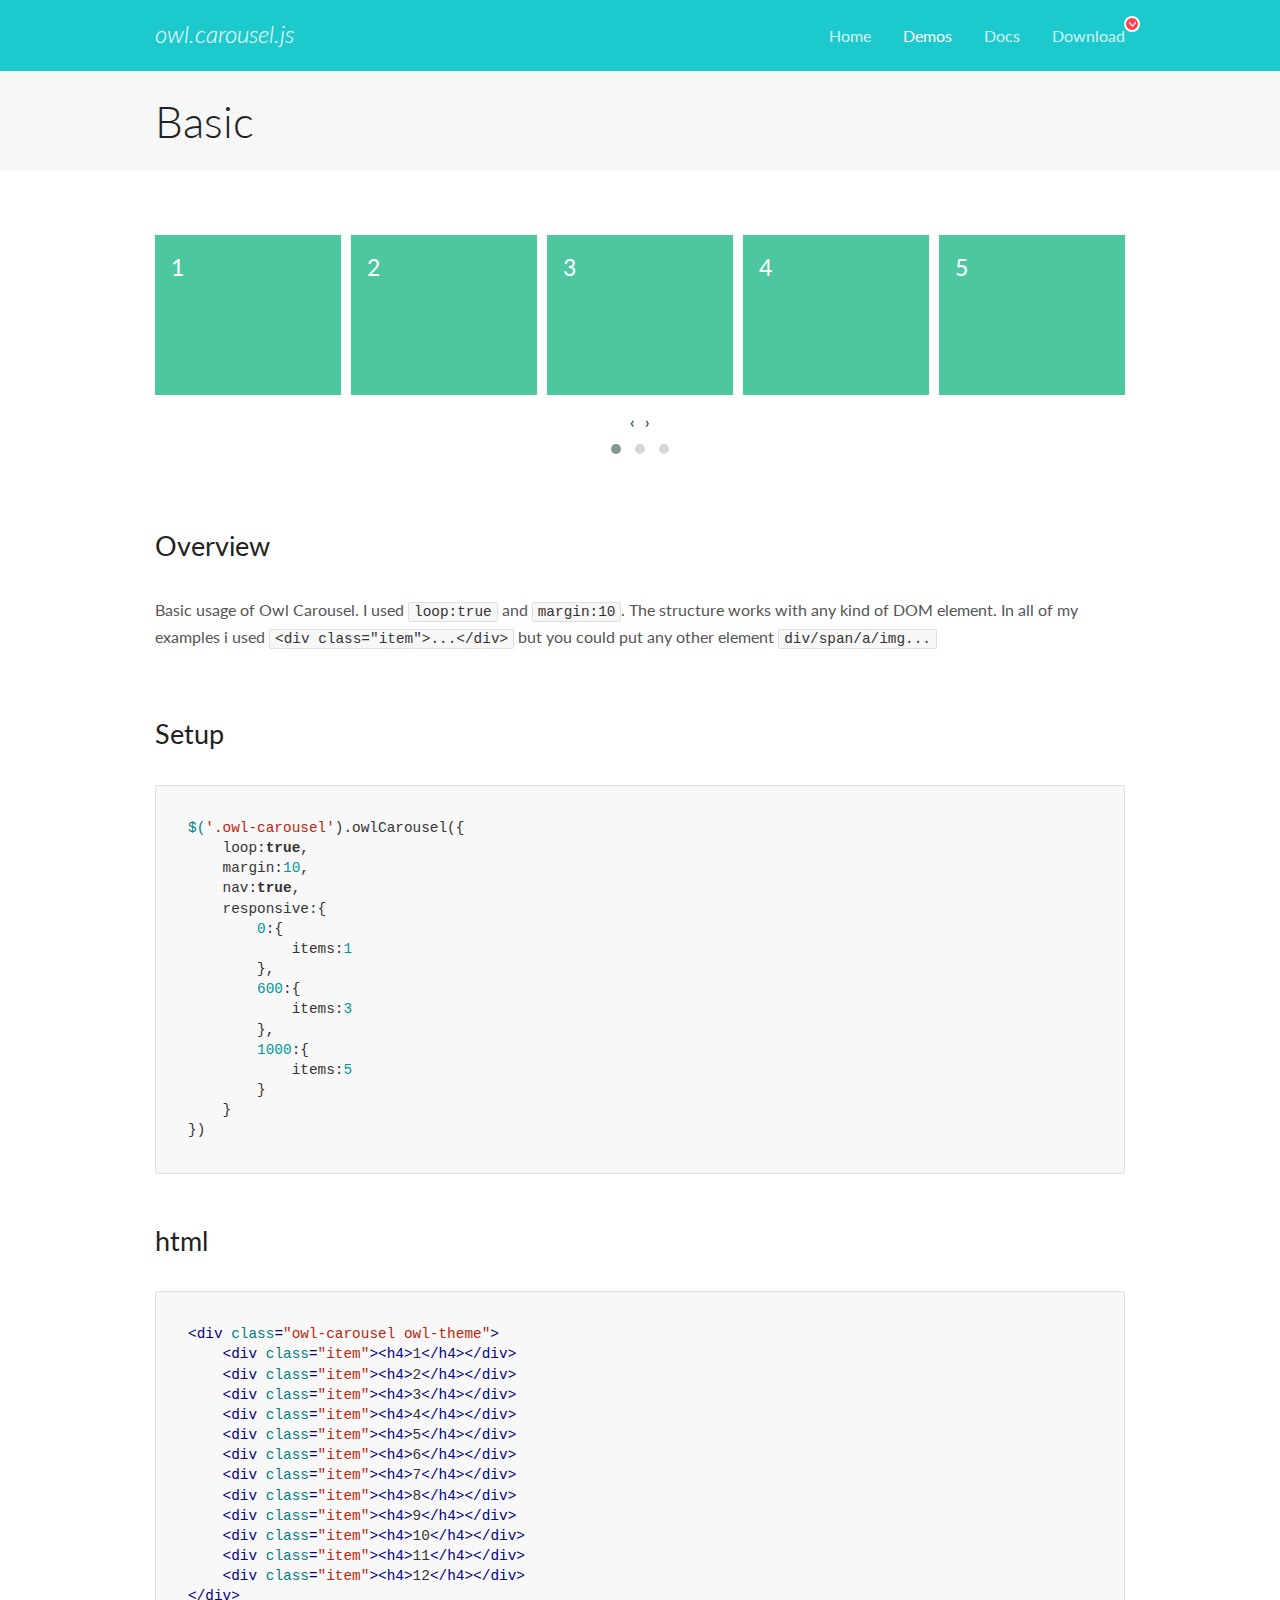
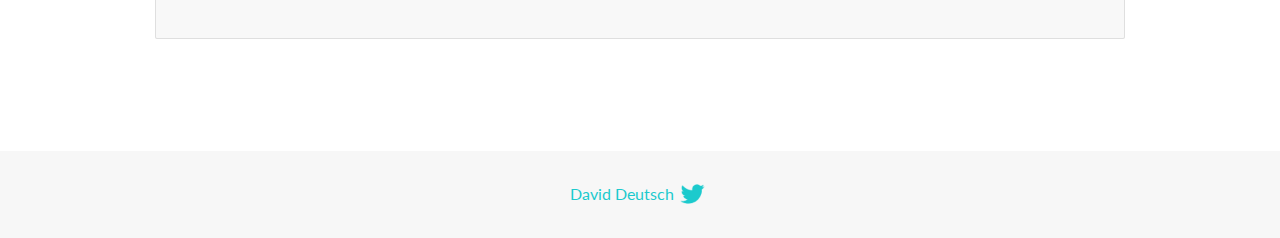
<file: assets/OwlCarousel2-2.3.4/docs/demos/basic.html>
<!DOCTYPE html>
<html lang="en">
  <head>

    <!-- head -->
    <meta charset="utf-8">
    <meta name="msapplication-tap-highlight" content="no" />
    <meta name="viewport" content="width=device-width, initial-scale=1.0" />
    <meta name="description" content="Basic usage demo">
    <meta name="author" content="David Deutsch">
    <title>
      Basic Demo | Owl Carousel | 2.3.4
    </title>

    <!-- Stylesheets -->
    <link href='https://fonts.googleapis.com/css?family=Lato:300,400,700,400italic,300italic' rel='stylesheet' type='text/css'>
    <link rel="stylesheet" href="../assets/css/docs.theme.min.css">

    <!-- Owl Stylesheets -->
    <link rel="stylesheet" href="../assets/owlcarousel/assets/owl.carousel.min.css">
    <link rel="stylesheet" href="../assets/owlcarousel/assets/owl.theme.default.min.css">

    <!-- HTML5 shim and Respond.js IE8 support of HTML5 elements and media queries -->

    <!--[if lt IE 9]>
      <script src="https://oss.maxcdn.com/libs/html5shiv/3.7.0/html5shiv.js"></script>
      <script src="https://oss.maxcdn.com/libs/respond.js/1.3.0/respond.min.js"></script>
    <![endif]-->

    <!-- Favicons -->
    <link rel="apple-touch-icon-precomposed" sizes="144x144" href="../assets/ico/apple-touch-icon-144-precomposed.png">
    <link rel="shortcut icon" href="../assets/ico/favicon.png">
    <link rel="shortcut icon" href="favicon.ico">

    <!-- Yeah i know js should not be in header. Its required for demos.-->

    <!-- javascript -->
    <script src="../assets/vendors/jquery.min.js"></script>
    <script src="../assets/owlcarousel/owl.carousel.js"></script>
  </head>
  <body>

    <!-- header -->
    <header class="header">
      <div class="row">
        <div class="large-12 columns">
          <div class="brand left">
            <h3>
              <a href="/OwlCarousel2/">owl.carousel.js</a> 
            </h3>
          </div>
          <a id="toggle-nav" class="right">
            <span></span> <span></span> <span></span> 
          </a> 
          <div class="nav-bar">
            <ul class="clearfix">
              <li> <a href="/OwlCarousel2/index.html">Home</a>  </li>
              <li class="active">
                <a href="/OwlCarousel2/demos/demos.html">Demos</a> 
              </li>
              <li> <a href="/OwlCarousel2/docs/started-welcome.html">Docs</a>  </li>
              <li>
                <a href="https://github.com/OwlCarousel2/OwlCarousel2/archive/2.3.4.zip">Download</a> 
                <span class="download"></span> 
              </li>
            </ul>
          </div>
        </div>
      </div>
    </header>

    <!-- title -->
    <section class="title">
      <div class="row">
        <div class="large-12 columns">
          <h1>Basic</h1>
        </div>
      </div>
    </section>

    <!--  Demos -->
    <section id="demos">
      <div class="row">
        <div class="large-12 columns">
          <div class="owl-carousel owl-theme">
            <div class="item">
              <h4>1</h4>
            </div>
            <div class="item">
              <h4>2</h4>
            </div>
            <div class="item">
              <h4>3</h4>
            </div>
            <div class="item">
              <h4>4</h4>
            </div>
            <div class="item">
              <h4>5</h4>
            </div>
            <div class="item">
              <h4>6</h4>
            </div>
            <div class="item">
              <h4>7</h4>
            </div>
            <div class="item">
              <h4>8</h4>
            </div>
            <div class="item">
              <h4>9</h4>
            </div>
            <div class="item">
              <h4>10</h4>
            </div>
            <div class="item">
              <h4>11</h4>
            </div>
            <div class="item">
              <h4>12</h4>
            </div>
          </div>
          <h3 id="overview">Overview</h3>
          <p>Basic usage of Owl Carousel. I used <code>loop:true</code> and <code>margin:10</code>. The structure works with any kind of DOM element. In all of my examples i used <code>&lt;div class=&quot;item&quot;&gt;...&lt;/div&gt;</code> but you could
            put any other element <code>div/span/a/img...</code></p>
          <h3 id="setup">Setup</h3>
          <pre><code>$(&#39;.owl-carousel&#39;).owlCarousel({
    loop:true,
    margin:10,
    nav:true,
    responsive:{
        0:{
            items:1
        },
        600:{
            items:3
        },
        1000:{
            items:5
        }
    }
})</code></pre>
          <h3 id="html">html</h3>
          <pre><code>&lt;div class=&quot;owl-carousel owl-theme&quot;&gt;
    &lt;div class=&quot;item&quot;&gt;&lt;h4&gt;1&lt;/h4&gt;&lt;/div&gt;
    &lt;div class=&quot;item&quot;&gt;&lt;h4&gt;2&lt;/h4&gt;&lt;/div&gt;
    &lt;div class=&quot;item&quot;&gt;&lt;h4&gt;3&lt;/h4&gt;&lt;/div&gt;
    &lt;div class=&quot;item&quot;&gt;&lt;h4&gt;4&lt;/h4&gt;&lt;/div&gt;
    &lt;div class=&quot;item&quot;&gt;&lt;h4&gt;5&lt;/h4&gt;&lt;/div&gt;
    &lt;div class=&quot;item&quot;&gt;&lt;h4&gt;6&lt;/h4&gt;&lt;/div&gt;
    &lt;div class=&quot;item&quot;&gt;&lt;h4&gt;7&lt;/h4&gt;&lt;/div&gt;
    &lt;div class=&quot;item&quot;&gt;&lt;h4&gt;8&lt;/h4&gt;&lt;/div&gt;
    &lt;div class=&quot;item&quot;&gt;&lt;h4&gt;9&lt;/h4&gt;&lt;/div&gt;
    &lt;div class=&quot;item&quot;&gt;&lt;h4&gt;10&lt;/h4&gt;&lt;/div&gt;
    &lt;div class=&quot;item&quot;&gt;&lt;h4&gt;11&lt;/h4&gt;&lt;/div&gt;
    &lt;div class=&quot;item&quot;&gt;&lt;h4&gt;12&lt;/h4&gt;&lt;/div&gt;
&lt;/div&gt;</code></pre>
          <script>
            $(document).ready(function() {
              var owl = $('.owl-carousel');
              owl.owlCarousel({
                margin: 10,
                nav: true,
                loop: true,
                responsive: {
                  0: {
                    items: 1
                  },
                  600: {
                    items: 3
                  },
                  1000: {
                    items: 5
                  }
                }
              })
            })
          </script>
        </div>
      </div>
    </section>

    <!-- footer -->
    <footer class="footer">
      <div class="row">
        <div class="large-12 columns">
          <h5>
            <a href="/OwlCarousel2/docs/support-contact.html">David Deutsch</a> 
            <a id="custom-tweet-button" href="https://twitter.com/share?url=https://github.com/OwlCarousel2/OwlCarousel2&text=Owl Carousel - This is so awesome! " target="_blank"></a> 
          </h5>
        </div>
      </div>
    </footer>

    <!-- vendors -->
    <script src="../assets/vendors/highlight.js"></script>
    <script src="../assets/js/app.js"></script>
  </body>
</html>
</file>
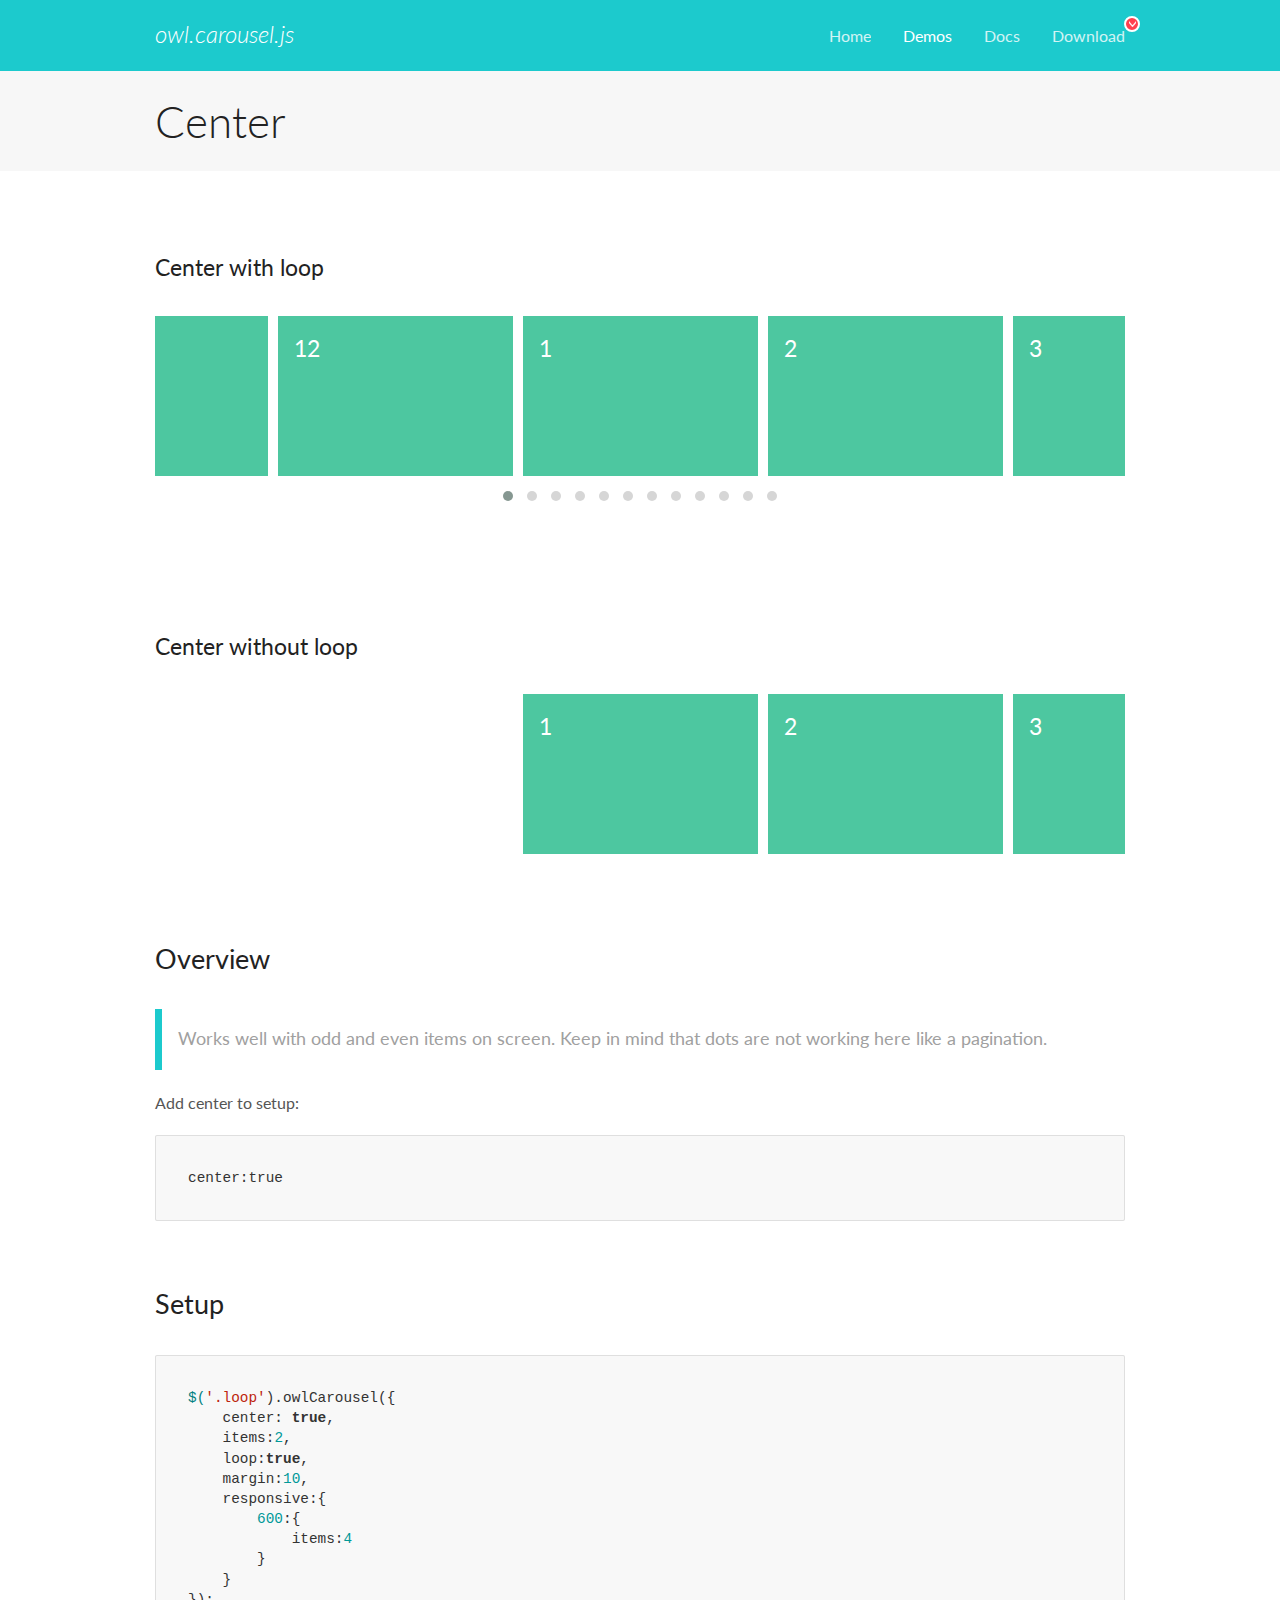
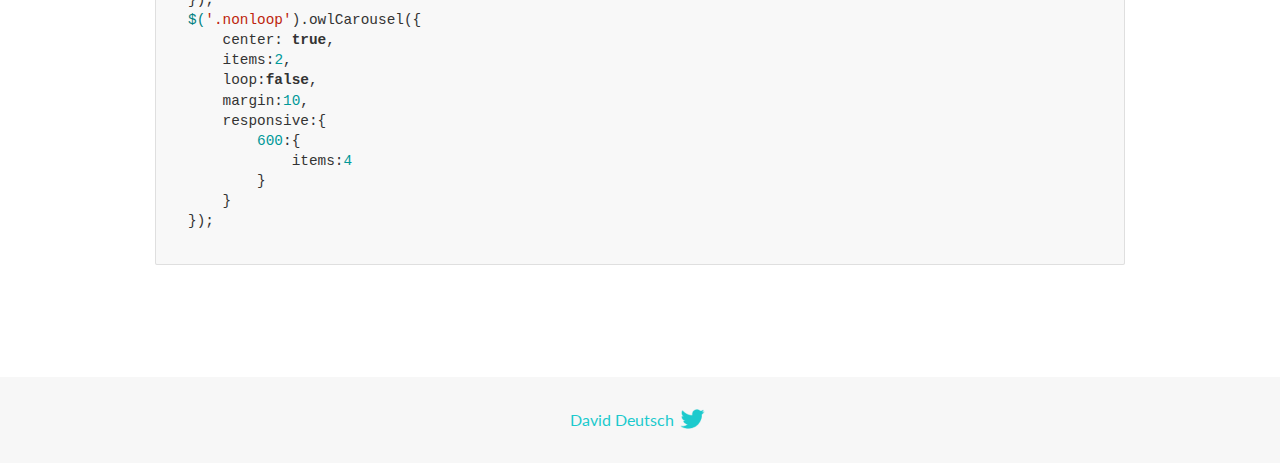
<file: assets/OwlCarousel2-2.3.4/docs/demos/center.html>
<!DOCTYPE html>
<html lang="en">
  <head>

    <!-- head -->
    <meta charset="utf-8">
    <meta name="msapplication-tap-highlight" content="no" />
    <meta name="viewport" content="width=device-width, initial-scale=1.0" />
    <meta name="description" content="Center carousel">
    <meta name="author" content="David Deutsch">
    <title>
      Center Demo | Owl Carousel | 2.3.4
    </title>

    <!-- Stylesheets -->
    <link href='https://fonts.googleapis.com/css?family=Lato:300,400,700,400italic,300italic' rel='stylesheet' type='text/css'>
    <link rel="stylesheet" href="../assets/css/docs.theme.min.css">

    <!-- Owl Stylesheets -->
    <link rel="stylesheet" href="../assets/owlcarousel/assets/owl.carousel.min.css">
    <link rel="stylesheet" href="../assets/owlcarousel/assets/owl.theme.default.min.css">

    <!-- HTML5 shim and Respond.js IE8 support of HTML5 elements and media queries -->

    <!--[if lt IE 9]>
      <script src="https://oss.maxcdn.com/libs/html5shiv/3.7.0/html5shiv.js"></script>
      <script src="https://oss.maxcdn.com/libs/respond.js/1.3.0/respond.min.js"></script>
    <![endif]-->

    <!-- Favicons -->
    <link rel="apple-touch-icon-precomposed" sizes="144x144" href="../assets/ico/apple-touch-icon-144-precomposed.png">
    <link rel="shortcut icon" href="../assets/ico/favicon.png">
    <link rel="shortcut icon" href="favicon.ico">

    <!-- Yeah i know js should not be in header. Its required for demos.-->

    <!-- javascript -->
    <script src="../assets/vendors/jquery.min.js"></script>
    <script src="../assets/owlcarousel/owl.carousel.js"></script>
  </head>
  <body>

    <!-- header -->
    <header class="header">
      <div class="row">
        <div class="large-12 columns">
          <div class="brand left">
            <h3>
              <a href="/OwlCarousel2/">owl.carousel.js</a> 
            </h3>
          </div>
          <a id="toggle-nav" class="right">
            <span></span> <span></span> <span></span> 
          </a> 
          <div class="nav-bar">
            <ul class="clearfix">
              <li> <a href="/OwlCarousel2/index.html">Home</a>  </li>
              <li class="active">
                <a href="/OwlCarousel2/demos/demos.html">Demos</a> 
              </li>
              <li> <a href="/OwlCarousel2/docs/started-welcome.html">Docs</a>  </li>
              <li>
                <a href="https://github.com/OwlCarousel2/OwlCarousel2/archive/2.3.4.zip">Download</a> 
                <span class="download"></span> 
              </li>
            </ul>
          </div>
        </div>
      </div>
    </header>

    <!-- title -->
    <section class="title">
      <div class="row">
        <div class="large-12 columns">
          <h1>Center</h1>
        </div>
      </div>
    </section>

    <!--  Demos -->
    <section id="demos">
      <div class="row">
        <div class="large-12 columns">
          <h4 id="center-with-loop">Center with loop</h4>
          <div class="loop owl-carousel owl-theme">
            <div class="item">
              <h4>1</h4>
            </div>
            <div class="item">
              <h4>2</h4>
            </div>
            <div class="item">
              <h4>3</h4>
            </div>
            <div class="item">
              <h4>4</h4>
            </div>
            <div class="item">
              <h4>5</h4>
            </div>
            <div class="item">
              <h4>6</h4>
            </div>
            <div class="item">
              <h4>7</h4>
            </div>
            <div class="item">
              <h4>8</h4>
            </div>
            <div class="item">
              <h4>9</h4>
            </div>
            <div class="item">
              <h4>10</h4>
            </div>
            <div class="item">
              <h4>11</h4>
            </div>
            <div class="item">
              <h4>12</h4>
            </div>
          </div>
          <br>
          <h4 id="center-without-loop">Center without loop</h4>
          <div class="nonloop owl-carousel">
            <div class="item">
              <h4>1</h4>
            </div>
            <div class="item">
              <h4>2</h4>
            </div>
            <div class="item">
              <h4>3</h4>
            </div>
            <div class="item">
              <h4>4</h4>
            </div>
            <div class="item">
              <h4>5</h4>
            </div>
            <div class="item">
              <h4>6</h4>
            </div>
            <div class="item">
              <h4>7</h4>
            </div>
            <div class="item">
              <h4>8</h4>
            </div>
            <div class="item">
              <h4>9</h4>
            </div>
            <div class="item">
              <h4>10</h4>
            </div>
            <div class="item">
              <h4>11</h4>
            </div>
            <div class="item">
              <h4>12</h4>
            </div>
          </div>
          <h3 id="overview">Overview</h3>
          <blockquote>
            <p>Works well with odd and even items on screen. Keep in mind that dots are not working here like a pagination.</p>
          </blockquote>
          <p>Add center to setup:</p>
          <pre><code>center:true</code></pre>
          <h3 id="setup">Setup</h3>
          <pre><code>$(&#39;.loop&#39;).owlCarousel({
    center: true,
    items:2,
    loop:true,
    margin:10,
    responsive:{
        600:{
            items:4
        }
    }
});
$(&#39;.nonloop&#39;).owlCarousel({
    center: true,
    items:2,
    loop:false,
    margin:10,
    responsive:{
        600:{
            items:4
        }
    }
});</code></pre>
          <script>
            jQuery(document).ready(function($) {
              $('.loop').owlCarousel({
                center: true,
                items: 2,
                loop: true,
                margin: 10,
                responsive: {
                  600: {
                    items: 4
                  }
                }
              });
              $('.nonloop').owlCarousel({
                center: true,
                items: 2,
                loop: false,
                margin: 10,
                responsive: {
                  600: {
                    items: 4
                  }
                }
              });
            });
          </script>
        </div>
      </div>
    </section>

    <!-- footer -->
    <footer class="footer">
      <div class="row">
        <div class="large-12 columns">
          <h5>
            <a href="/OwlCarousel2/docs/support-contact.html">David Deutsch</a> 
            <a id="custom-tweet-button" href="https://twitter.com/share?url=https://github.com/OwlCarousel2/OwlCarousel2&text=Owl Carousel - This is so awesome! " target="_blank"></a> 
          </h5>
        </div>
      </div>
    </footer>

    <!-- vendors -->
    <script src="../assets/vendors/highlight.js"></script>
    <script src="../assets/js/app.js"></script>
  </body>
</html>
</file>
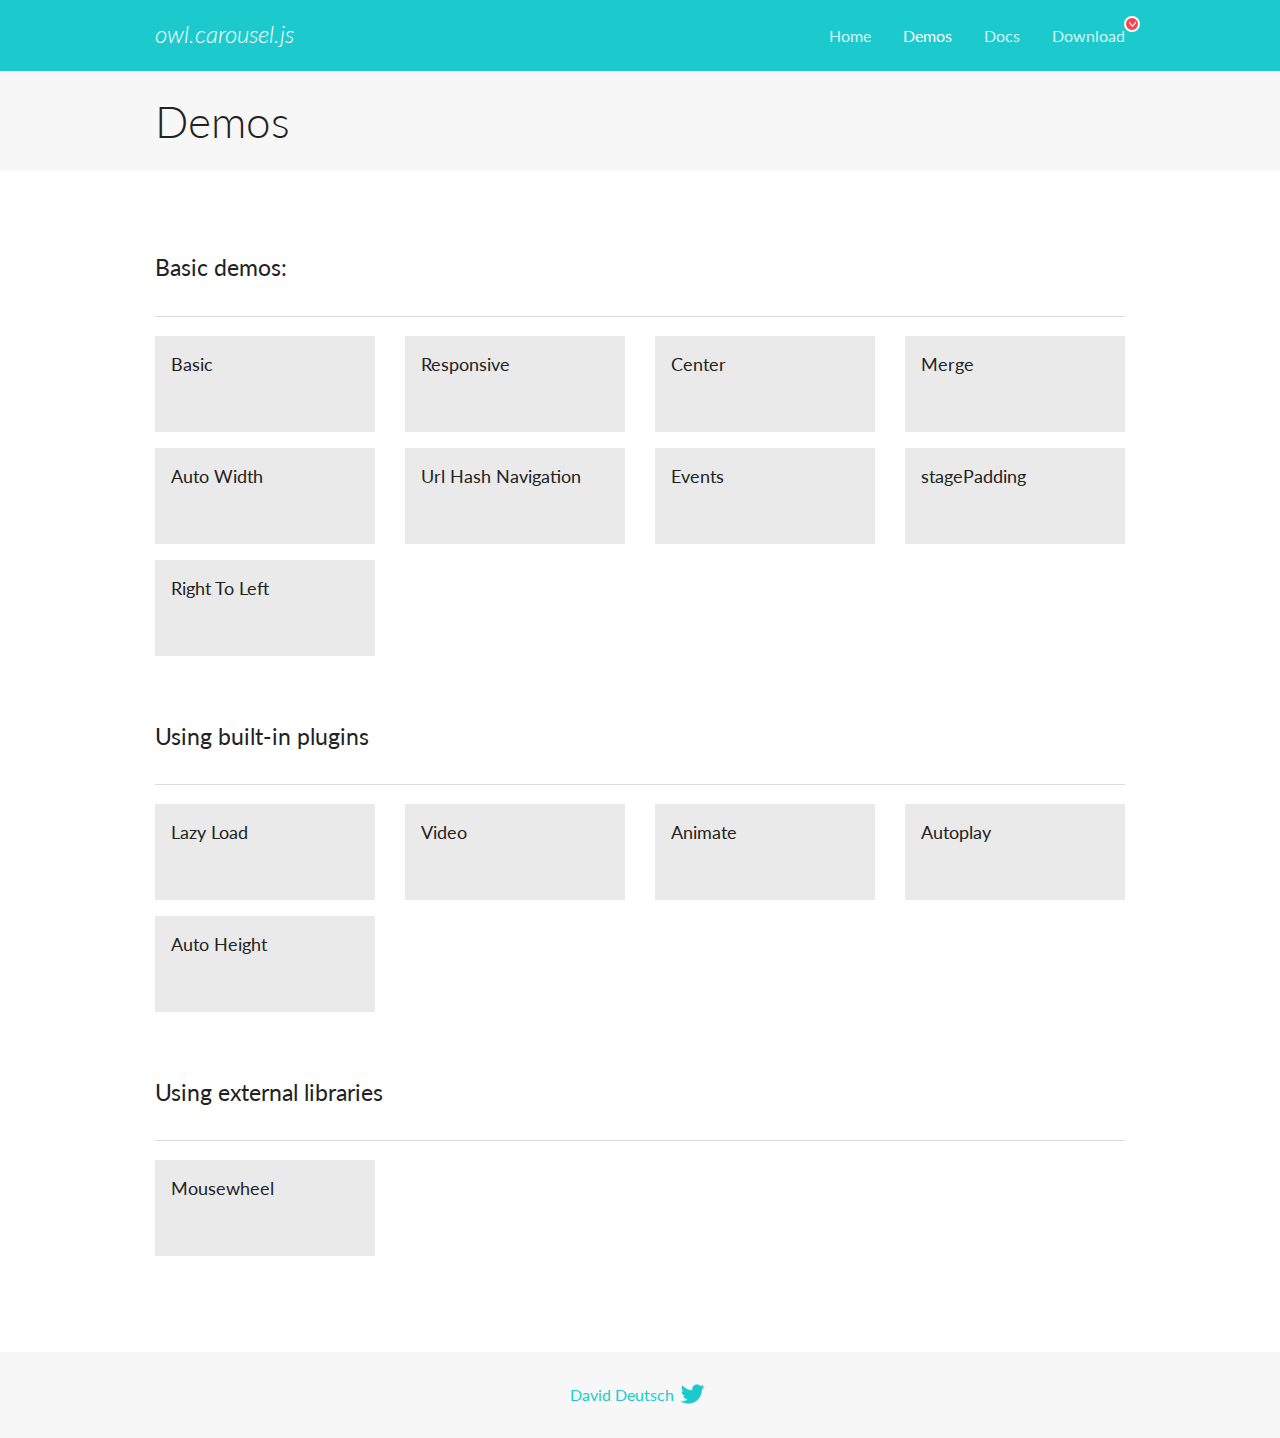
<file: assets/OwlCarousel2-2.3.4/docs/demos/demos.html>
<!DOCTYPE html>
<html lang="en">
  <head>

    <!-- head -->
    <meta charset="utf-8">
    <meta name="msapplication-tap-highlight" content="no" />
    <meta name="viewport" content="width=device-width, initial-scale=1.0" />
    <meta name="description" content="A list of Owl Carousel examples.">
    <meta name="author" content="David Deutsch">
    <title>
      Demos | Owl Carousel | 2.3.4
    </title>

    <!-- Stylesheets -->
    <link href='https://fonts.googleapis.com/css?family=Lato:300,400,700,400italic,300italic' rel='stylesheet' type='text/css'>
    <link rel="stylesheet" href="../assets/css/docs.theme.min.css">

    <!-- Owl Stylesheets -->
    <link rel="stylesheet" href="../assets/owlcarousel/assets/owl.carousel.min.css">
    <link rel="stylesheet" href="../assets/owlcarousel/assets/owl.theme.default.min.css">

    <!-- HTML5 shim and Respond.js IE8 support of HTML5 elements and media queries -->

    <!--[if lt IE 9]>
      <script src="https://oss.maxcdn.com/libs/html5shiv/3.7.0/html5shiv.js"></script>
      <script src="https://oss.maxcdn.com/libs/respond.js/1.3.0/respond.min.js"></script>
    <![endif]-->

    <!-- Favicons -->
    <link rel="apple-touch-icon-precomposed" sizes="144x144" href="../assets/ico/apple-touch-icon-144-precomposed.png">
    <link rel="shortcut icon" href="../assets/ico/favicon.png">
    <link rel="shortcut icon" href="favicon.ico">

    <!-- Yeah i know js should not be in header. Its required for demos.-->

    <!-- javascript -->
    <script src="../assets/vendors/jquery.min.js"></script>
    <script src="../assets/owlcarousel/owl.carousel.js"></script>
  </head>
  <body>

    <!-- header -->
    <header class="header">
      <div class="row">
        <div class="large-12 columns">
          <div class="brand left">
            <h3>
              <a href="/OwlCarousel2/">owl.carousel.js</a> 
            </h3>
          </div>
          <a id="toggle-nav" class="right">
            <span></span> <span></span> <span></span> 
          </a> 
          <div class="nav-bar">
            <ul class="clearfix">
              <li> <a href="/OwlCarousel2/index.html">Home</a>  </li>
              <li class="active">
                <a href="/OwlCarousel2/demos/demos.html">Demos</a> 
              </li>
              <li> <a href="/OwlCarousel2/docs/started-welcome.html">Docs</a>  </li>
              <li>
                <a href="https://github.com/OwlCarousel2/OwlCarousel2/archive/2.3.4.zip">Download</a> 
                <span class="download"></span> 
              </li>
            </ul>
          </div>
        </div>
      </div>
    </header>

    <!-- title -->
    <section class="title">
      <div class="row">
        <div class="large-12 columns">
          <h1>Demos</h1>
        </div>
      </div>
    </section>

    <!--  Demos -->
    <section id="demos">
      <div class="row">
        <div class="large-12 columns">
          <h4 id="basic-demos-">Basic demos:</h4>
          <hr>
          <div class="demo-list">
            <div class="row">
              <div class="small-6 medium-4 large-3 columns">
                <a href="basic.html" class="demo-block">
                  <h5>Basic </h5>
                </a> 
              </div>
              <div class="small-6 medium-4 large-3 columns">
                <a href="responsive.html" class="demo-block">
                  <h5>Responsive </h5>
                </a> 
              </div>
              <div class="small-6 medium-4 large-3 columns">
                <a href="center.html" class="demo-block">
                  <h5>Center </h5>
                </a> 
              </div>
              <div class="small-6 medium-4 large-3 columns">
                <a href="merge.html" class="demo-block">
                  <h5>Merge </h5>
                </a> 
              </div>
              <div class="small-6 medium-4 large-3 columns">
                <a href="autowidth.html" class="demo-block">
                  <h5>Auto Width </h5>
                </a> 
              </div>
              <div class="small-6 medium-4 large-3 columns">
                <a href="urlhashnav.html" class="demo-block">
                  <h5>Url Hash Navigation </h5>
                </a> 
              </div>
              <div class="small-6 medium-4 large-3 columns">
                <a href="events.html" class="demo-block">
                  <h5>Events </h5>
                </a> 
              </div>
              <div class="small-6 medium-4 large-3 columns">
                <a href="stagepadding.html" class="demo-block">
                  <h5>stagePadding </h5>
                </a> 
              </div>
              <div class="small-6 medium-4 large-3 columns">
                <a href="rtl.html" class="demo-block">
                  <h5>Right To Left </h5>
                </a> 
              </div>
            </div>
          </div>
          <h4 id="using-built-in-plugins">Using built-in plugins</h4>
          <hr>
          <div class="demo-list">
            <div class="row">
              <div class="small-6 medium-4 large-3 columns">
                <a href="lazyLoad.html" class="demo-block">
                  <h5>Lazy Load </h5>
                </a> 
              </div>
              <div class="small-6 medium-4 large-3 columns">
                <a href="video.html" class="demo-block">
                  <h5>Video </h5>
                </a> 
              </div>
              <div class="small-6 medium-4 large-3 columns">
                <a href="animate.html" class="demo-block">
                  <h5>Animate </h5>
                </a> 
              </div>
              <div class="small-6 medium-4 large-3 columns">
                <a href="autoplay.html" class="demo-block">
                  <h5>Autoplay </h5>
                </a> 
              </div>
              <div class="small-6 medium-4 large-3 columns">
                <a href="autoheight.html" class="demo-block">
                  <h5>Auto Height </h5>
                </a> 
              </div>
            </div>
          </div>
          <h4 id="using-external-libraries">Using external libraries</h4>
          <hr>
          <div class="demo-list">
            <div class="row">
              <div class="small-6 medium-4 large-3 columns">
                <a href="mousewheel.html" class="demo-block">
                  <h5>Mousewheel </h5>
                </a> 
              </div>
            </div>
          </div>
        </div>
      </div>
    </section>

    <!-- footer -->
    <footer class="footer">
      <div class="row">
        <div class="large-12 columns">
          <h5>
            <a href="/OwlCarousel2/docs/support-contact.html">David Deutsch</a> 
            <a id="custom-tweet-button" href="https://twitter.com/share?url=https://github.com/OwlCarousel2/OwlCarousel2&text=Owl Carousel - This is so awesome! " target="_blank"></a> 
          </h5>
        </div>
      </div>
    </footer>

    <!-- vendors -->
    <script src="../assets/vendors/highlight.js"></script>
    <script src="../assets/js/app.js"></script>
  </body>
</html>
</file>
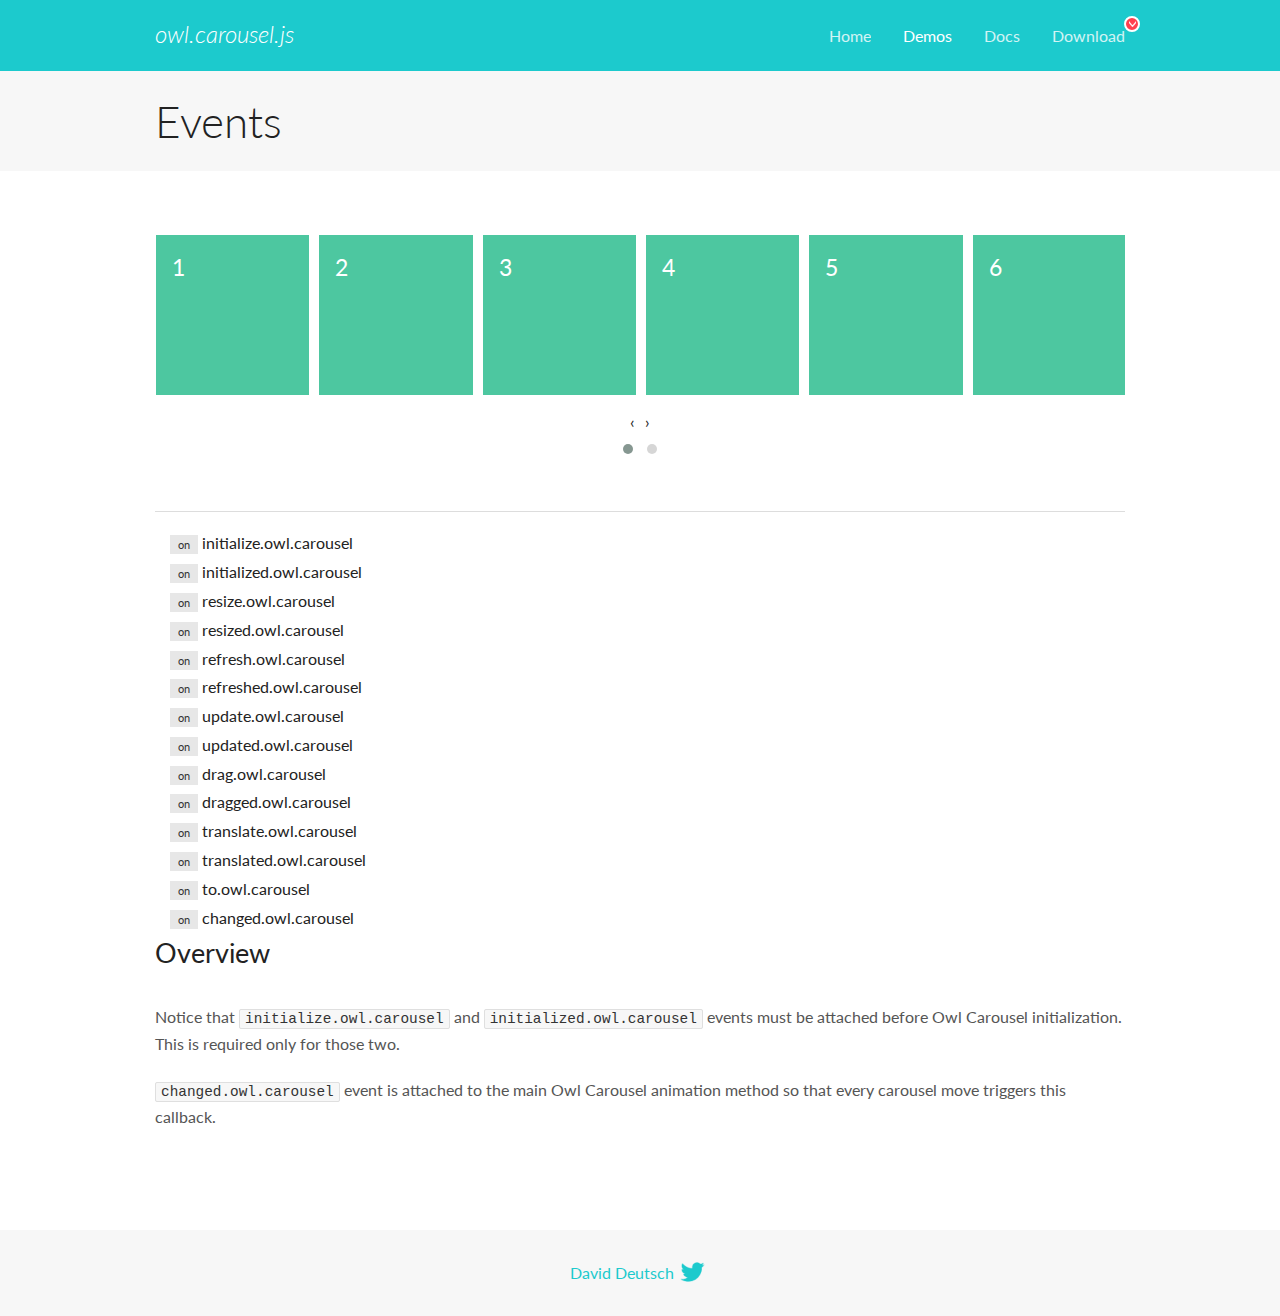
<file: assets/OwlCarousel2-2.3.4/docs/demos/events.html>
<!DOCTYPE html>
<html lang="en">
  <head>

    <!-- head -->
    <meta charset="utf-8">
    <meta name="msapplication-tap-highlight" content="no" />
    <meta name="viewport" content="width=device-width, initial-scale=1.0" />
    <meta name="description" content="Events usage demo">
    <meta name="author" content="David Deutsch">
    <title>
      Events Demo | Owl Carousel | 2.3.4
    </title>

    <!-- Stylesheets -->
    <link href='https://fonts.googleapis.com/css?family=Lato:300,400,700,400italic,300italic' rel='stylesheet' type='text/css'>
    <link rel="stylesheet" href="../assets/css/docs.theme.min.css">

    <!-- Owl Stylesheets -->
    <link rel="stylesheet" href="../assets/owlcarousel/assets/owl.carousel.min.css">
    <link rel="stylesheet" href="../assets/owlcarousel/assets/owl.theme.default.min.css">

    <!-- HTML5 shim and Respond.js IE8 support of HTML5 elements and media queries -->

    <!--[if lt IE 9]>
      <script src="https://oss.maxcdn.com/libs/html5shiv/3.7.0/html5shiv.js"></script>
      <script src="https://oss.maxcdn.com/libs/respond.js/1.3.0/respond.min.js"></script>
    <![endif]-->

    <!-- Favicons -->
    <link rel="apple-touch-icon-precomposed" sizes="144x144" href="../assets/ico/apple-touch-icon-144-precomposed.png">
    <link rel="shortcut icon" href="../assets/ico/favicon.png">
    <link rel="shortcut icon" href="favicon.ico">

    <!-- Yeah i know js should not be in header. Its required for demos.-->

    <!-- javascript -->
    <script src="../assets/vendors/jquery.min.js"></script>
    <script src="../assets/owlcarousel/owl.carousel.js"></script>
  </head>
  <body>

    <!-- header -->
    <header class="header">
      <div class="row">
        <div class="large-12 columns">
          <div class="brand left">
            <h3>
              <a href="/OwlCarousel2/">owl.carousel.js</a> 
            </h3>
          </div>
          <a id="toggle-nav" class="right">
            <span></span> <span></span> <span></span> 
          </a> 
          <div class="nav-bar">
            <ul class="clearfix">
              <li> <a href="/OwlCarousel2/index.html">Home</a>  </li>
              <li class="active">
                <a href="/OwlCarousel2/demos/demos.html">Demos</a> 
              </li>
              <li> <a href="/OwlCarousel2/docs/started-welcome.html">Docs</a>  </li>
              <li>
                <a href="https://github.com/OwlCarousel2/OwlCarousel2/archive/2.3.4.zip">Download</a> 
                <span class="download"></span> 
              </li>
            </ul>
          </div>
        </div>
      </div>
    </header>

    <!-- title -->
    <section class="title">
      <div class="row">
        <div class="large-12 columns">
          <h1>Events</h1>
        </div>
      </div>
    </section>

    <!--  Demos -->
    <section id="demos">
      <div class="row">
        <div class="large-12 columns">
          <div class="owl-carousel owl-theme">
            <div class="item">
              <h4>1</h4>
            </div>
            <div class="item">
              <h4>2</h4>
            </div>
            <div class="item">
              <h4>3</h4>
            </div>
            <div class="item">
              <h4>4</h4>
            </div>
            <div class="item">
              <h4>5</h4>
            </div>
            <div class="item">
              <h4>6</h4>
            </div>
            <div class="item">
              <h4>7</h4>
            </div>
            <div class="item">
              <h4>8</h4>
            </div>
            <div class="item">
              <h4>9</h4>
            </div>
            <div class="item">
              <h4>10</h4>
            </div>
            <div class="item">
              <h4>11</h4>
            </div>
            <div class="item">
              <h4>12</h4>
            </div>
          </div>
          <hr>
          <div class="large-12 columns callbacks">
            <div><span class="label secondary initialize">on</span>  initialize.owl.carousel </div>
            <div><span class="label secondary initialized">on</span>  initialized.owl.carousel </div>
            <div><span class="label secondary resize">on</span>  resize.owl.carousel </div>
            <div><span class="label secondary resized">on</span>  resized.owl.carousel </div>
            <div><span class="label secondary refresh">on</span>  refresh.owl.carousel </div>
            <div><span class="label secondary refreshed">on</span>  refreshed.owl.carousel </div>
            <div><span class="label secondary update">on</span>  update.owl.carousel </div>
            <div><span class="label secondary updated">on</span>  updated.owl.carousel </div>
            <div><span class="label secondary drag">on</span>  drag.owl.carousel </div>
            <div><span class="label secondary dragged">on</span>  dragged.owl.carousel </div>
            <div><span class="label secondary translate">on</span>  translate.owl.carousel </div>
            <div><span class="label secondary translated">on</span>  translated.owl.carousel </div>
            <div><span class="label secondary to">on</span>  to.owl.carousel </div>
            <div><span class="label secondary changed">on</span>  changed.owl.carousel </div>
          </div>
          <h3 id="overview">Overview</h3>
          <p>Notice that <code>initialize.owl.carousel</code> and <code>initialized.owl.carousel</code> events must be attached before Owl Carousel initialization. This is required only for those two.</p>
          <p><code>changed.owl.carousel</code> event is attached to the main Owl Carousel animation method so that every carousel move triggers this callback.</p>
          <script>
            jQuery(document).ready(function($) {
              var owl = $('.owl-carousel');
              owl.on('initialize.owl.carousel initialized.owl.carousel ' +
                'initialize.owl.carousel initialize.owl.carousel ' +
                'resize.owl.carousel resized.owl.carousel ' +
                'refresh.owl.carousel refreshed.owl.carousel ' +
                'update.owl.carousel updated.owl.carousel ' +
                'drag.owl.carousel dragged.owl.carousel ' +
                'translate.owl.carousel translated.owl.carousel ' +
                'to.owl.carousel changed.owl.carousel',
                function(e) {
                  $('.' + e.type)
                    .removeClass('secondary')
                    .addClass('success');
                  window.setTimeout(function() {
                    $('.' + e.type)
                      .removeClass('success')
                      .addClass('secondary');
                  }, 500);
                });
              owl.owlCarousel({
                loop: true,
                nav: true,
                lazyLoad: true,
                margin: 10,
                video: true,
                responsive: {
                  0: {
                    items: 1
                  },
                  600: {
                    items: 3
                  },
                  960: {
                    items: 5,
                  },
                  1200: {
                    items: 6
                  }
                }
              });
            });
          </script>
        </div>
      </div>
    </section>

    <!-- footer -->
    <footer class="footer">
      <div class="row">
        <div class="large-12 columns">
          <h5>
            <a href="/OwlCarousel2/docs/support-contact.html">David Deutsch</a> 
            <a id="custom-tweet-button" href="https://twitter.com/share?url=https://github.com/OwlCarousel2/OwlCarousel2&text=Owl Carousel - This is so awesome! " target="_blank"></a> 
          </h5>
        </div>
      </div>
    </footer>

    <!-- vendors -->
    <script src="../assets/vendors/highlight.js"></script>
    <script src="../assets/js/app.js"></script>
  </body>
</html>
</file>
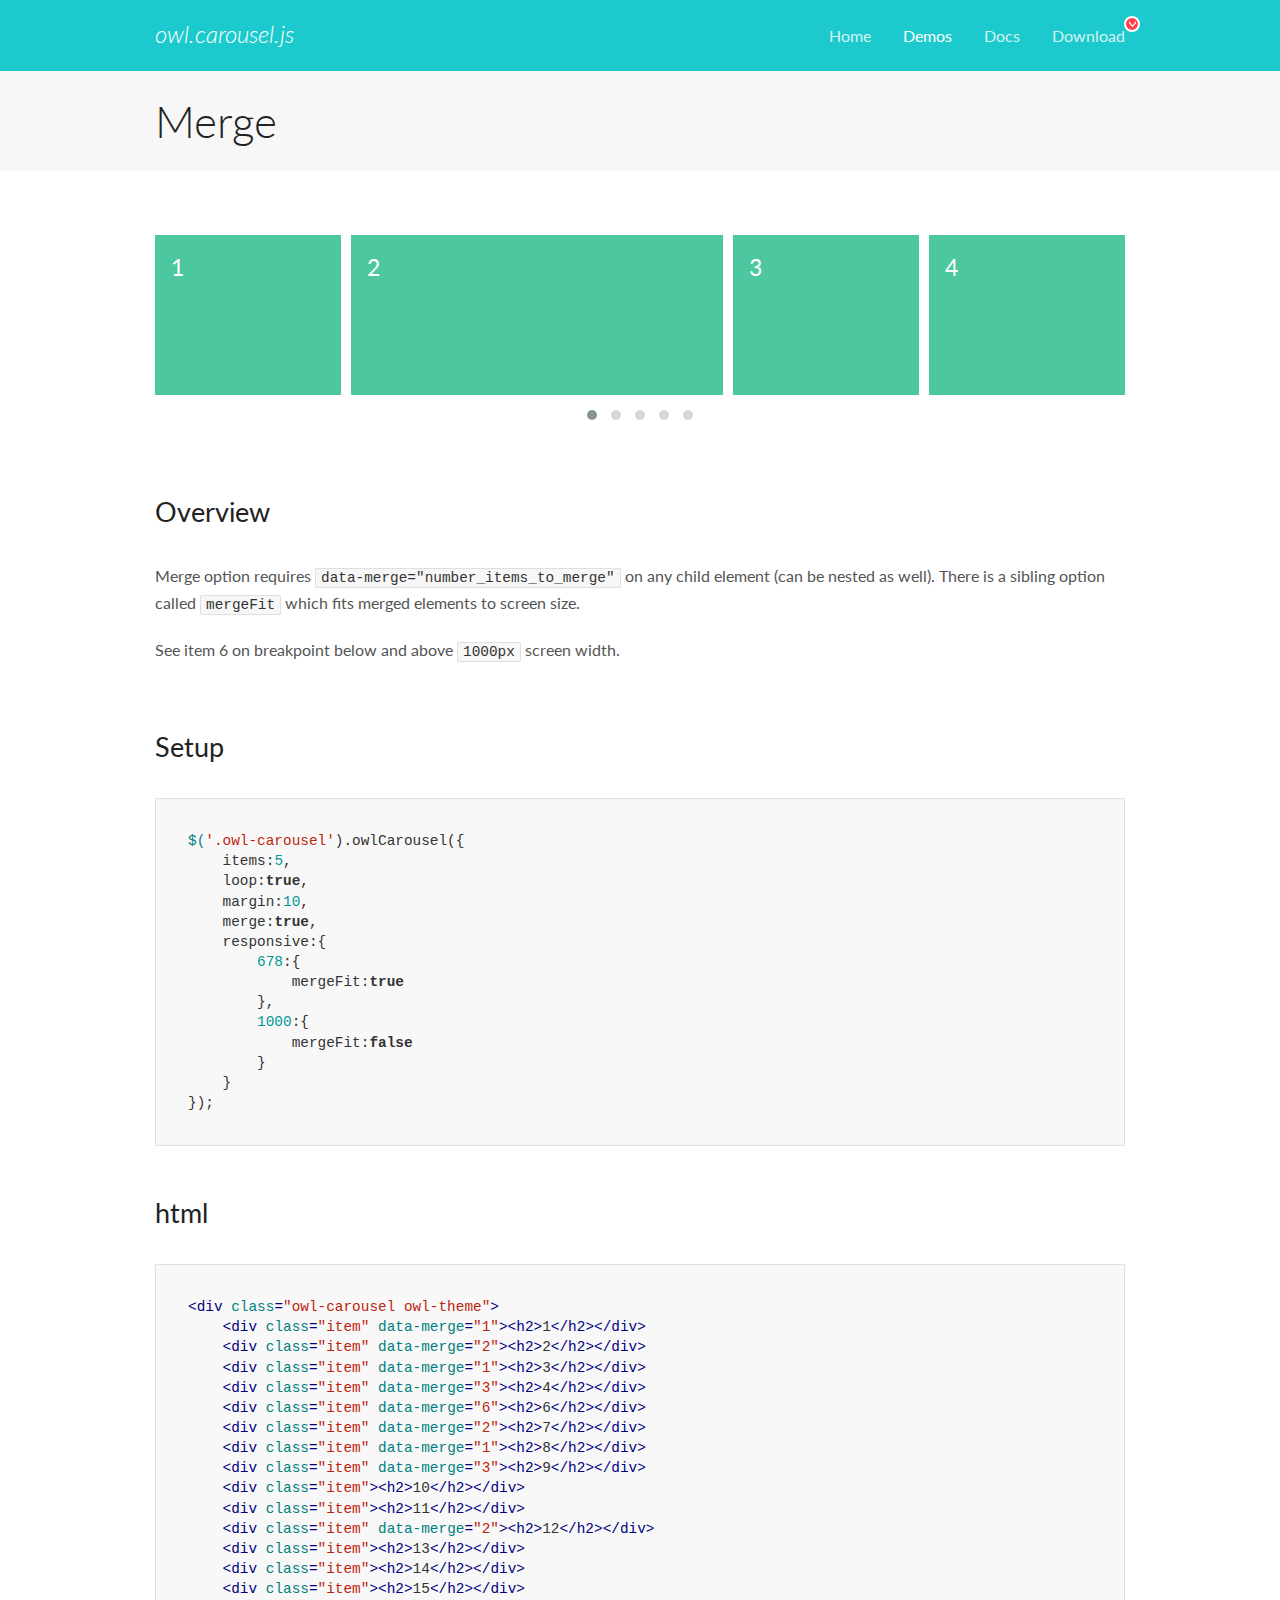
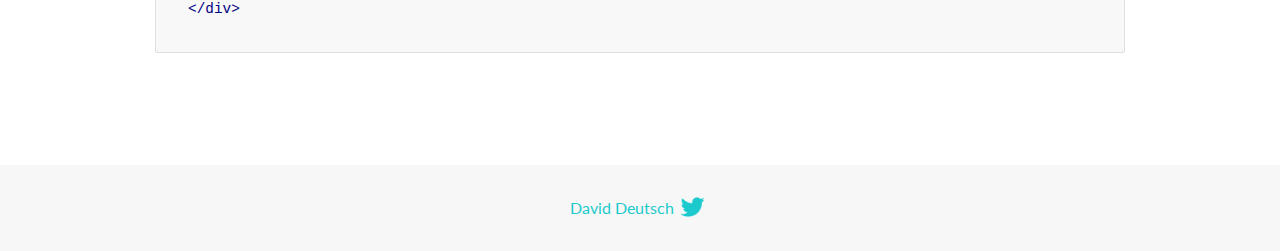
<file: assets/OwlCarousel2-2.3.4/docs/demos/merge.html>
<!DOCTYPE html>
<html lang="en">
  <head>

    <!-- head -->
    <meta charset="utf-8">
    <meta name="msapplication-tap-highlight" content="no" />
    <meta name="viewport" content="width=device-width, initial-scale=1.0" />
    <meta name="description" content="Merge Items">
    <meta name="author" content="David Deutsch">
    <title>
      Merge Demo | Owl Carousel | 2.3.4
    </title>

    <!-- Stylesheets -->
    <link href='https://fonts.googleapis.com/css?family=Lato:300,400,700,400italic,300italic' rel='stylesheet' type='text/css'>
    <link rel="stylesheet" href="../assets/css/docs.theme.min.css">

    <!-- Owl Stylesheets -->
    <link rel="stylesheet" href="../assets/owlcarousel/assets/owl.carousel.min.css">
    <link rel="stylesheet" href="../assets/owlcarousel/assets/owl.theme.default.min.css">

    <!-- HTML5 shim and Respond.js IE8 support of HTML5 elements and media queries -->

    <!--[if lt IE 9]>
      <script src="https://oss.maxcdn.com/libs/html5shiv/3.7.0/html5shiv.js"></script>
      <script src="https://oss.maxcdn.com/libs/respond.js/1.3.0/respond.min.js"></script>
    <![endif]-->

    <!-- Favicons -->
    <link rel="apple-touch-icon-precomposed" sizes="144x144" href="../assets/ico/apple-touch-icon-144-precomposed.png">
    <link rel="shortcut icon" href="../assets/ico/favicon.png">
    <link rel="shortcut icon" href="favicon.ico">

    <!-- Yeah i know js should not be in header. Its required for demos.-->

    <!-- javascript -->
    <script src="../assets/vendors/jquery.min.js"></script>
    <script src="../assets/owlcarousel/owl.carousel.js"></script>
  </head>
  <body>

    <!-- header -->
    <header class="header">
      <div class="row">
        <div class="large-12 columns">
          <div class="brand left">
            <h3>
              <a href="/OwlCarousel2/">owl.carousel.js</a> 
            </h3>
          </div>
          <a id="toggle-nav" class="right">
            <span></span> <span></span> <span></span> 
          </a> 
          <div class="nav-bar">
            <ul class="clearfix">
              <li> <a href="/OwlCarousel2/index.html">Home</a>  </li>
              <li class="active">
                <a href="/OwlCarousel2/demos/demos.html">Demos</a> 
              </li>
              <li> <a href="/OwlCarousel2/docs/started-welcome.html">Docs</a>  </li>
              <li>
                <a href="https://github.com/OwlCarousel2/OwlCarousel2/archive/2.3.4.zip">Download</a> 
                <span class="download"></span> 
              </li>
            </ul>
          </div>
        </div>
      </div>
    </header>

    <!-- title -->
    <section class="title">
      <div class="row">
        <div class="large-12 columns">
          <h1>Merge</h1>
        </div>
      </div>
    </section>

    <!--  Demos -->
    <section id="demos">
      <div class="row">
        <div class="large-12 columns">
          <div class="owl-carousel owl-theme">
            <div class="item" data-merge="1">
              <h4>1</h4>
            </div>
            <div class="item" data-merge="2">
              <h4>2</h4>
            </div>
            <div class="item" data-merge="1">
              <h4>3</h4>
            </div>
            <div class="item" data-merge="3">
              <h4>4</h4>
            </div>
            <div class="item" data-merge="6">
              <h4>6</h4>
            </div>
            <div class="item" data-merge="2">
              <h4>7</h4>
            </div>
            <div class="item" data-merge="1">
              <h4>8</h4>
            </div>
            <div class="item" data-merge="3">
              <h4>9</h4>
            </div>
            <div class="item">
              <h4>10</h4>
            </div>
            <div class="item">
              <h4>11</h4>
            </div>
            <div class="item" data-merge="2">
              <h4>12</h4>
            </div>
            <div class="item">
              <h4>13</h4>
            </div>
            <div class="item">
              <h4>14</h4>
            </div>
            <div class="item">
              <h4>15</h4>
            </div>
          </div>
          <h3 id="overview">Overview</h3>
          <p>Merge option requires <code>data-merge=&quot;number_items_to_merge&quot;</code> on any child element (can be nested as well). There is a sibling option called <code>mergeFit</code> which fits merged elements to screen size. </p>
          <p>See item 6 on breakpoint below and above <code>1000px</code> screen width.</p>
          <h3 id="setup">Setup</h3>
          <pre><code>$(&#39;.owl-carousel&#39;).owlCarousel({
    items:5,
    loop:true,
    margin:10,
    merge:true,
    responsive:{
        678:{
            mergeFit:true
        },
        1000:{
            mergeFit:false
        }
    }
});</code></pre>
          <h3 id="html">html</h3>
          <pre><code>&lt;div class=&quot;owl-carousel owl-theme&quot;&gt;
    &lt;div class=&quot;item&quot; data-merge=&quot;1&quot;&gt;&lt;h2&gt;1&lt;/h2&gt;&lt;/div&gt;
    &lt;div class=&quot;item&quot; data-merge=&quot;2&quot;&gt;&lt;h2&gt;2&lt;/h2&gt;&lt;/div&gt;
    &lt;div class=&quot;item&quot; data-merge=&quot;1&quot;&gt;&lt;h2&gt;3&lt;/h2&gt;&lt;/div&gt;
    &lt;div class=&quot;item&quot; data-merge=&quot;3&quot;&gt;&lt;h2&gt;4&lt;/h2&gt;&lt;/div&gt;
    &lt;div class=&quot;item&quot; data-merge=&quot;6&quot;&gt;&lt;h2&gt;6&lt;/h2&gt;&lt;/div&gt;
    &lt;div class=&quot;item&quot; data-merge=&quot;2&quot;&gt;&lt;h2&gt;7&lt;/h2&gt;&lt;/div&gt;
    &lt;div class=&quot;item&quot; data-merge=&quot;1&quot;&gt;&lt;h2&gt;8&lt;/h2&gt;&lt;/div&gt;
    &lt;div class=&quot;item&quot; data-merge=&quot;3&quot;&gt;&lt;h2&gt;9&lt;/h2&gt;&lt;/div&gt;
    &lt;div class=&quot;item&quot;&gt;&lt;h2&gt;10&lt;/h2&gt;&lt;/div&gt;
    &lt;div class=&quot;item&quot;&gt;&lt;h2&gt;11&lt;/h2&gt;&lt;/div&gt;
    &lt;div class=&quot;item&quot; data-merge=&quot;2&quot;&gt;&lt;h2&gt;12&lt;/h2&gt;&lt;/div&gt;
    &lt;div class=&quot;item&quot;&gt;&lt;h2&gt;13&lt;/h2&gt;&lt;/div&gt;
    &lt;div class=&quot;item&quot;&gt;&lt;h2&gt;14&lt;/h2&gt;&lt;/div&gt;
    &lt;div class=&quot;item&quot;&gt;&lt;h2&gt;15&lt;/h2&gt;&lt;/div&gt;
&lt;/div&gt;</code></pre>
          <script>
            $(document).ready(function() {
              $('.owl-carousel').owlCarousel({
                items: 5,
                loop: true,
                margin: 10,
                merge: true,
                responsive: {
                  678: {
                    mergeFit: true
                  },
                  1000: {
                    mergeFit: false
                  }
                }
              });
            })
          </script>
        </div>
      </div>
    </section>

    <!-- footer -->
    <footer class="footer">
      <div class="row">
        <div class="large-12 columns">
          <h5>
            <a href="/OwlCarousel2/docs/support-contact.html">David Deutsch</a> 
            <a id="custom-tweet-button" href="https://twitter.com/share?url=https://github.com/OwlCarousel2/OwlCarousel2&text=Owl Carousel - This is so awesome! " target="_blank"></a> 
          </h5>
        </div>
      </div>
    </footer>

    <!-- vendors -->
    <script src="../assets/vendors/highlight.js"></script>
    <script src="../assets/js/app.js"></script>
  </body>
</html>
</file>
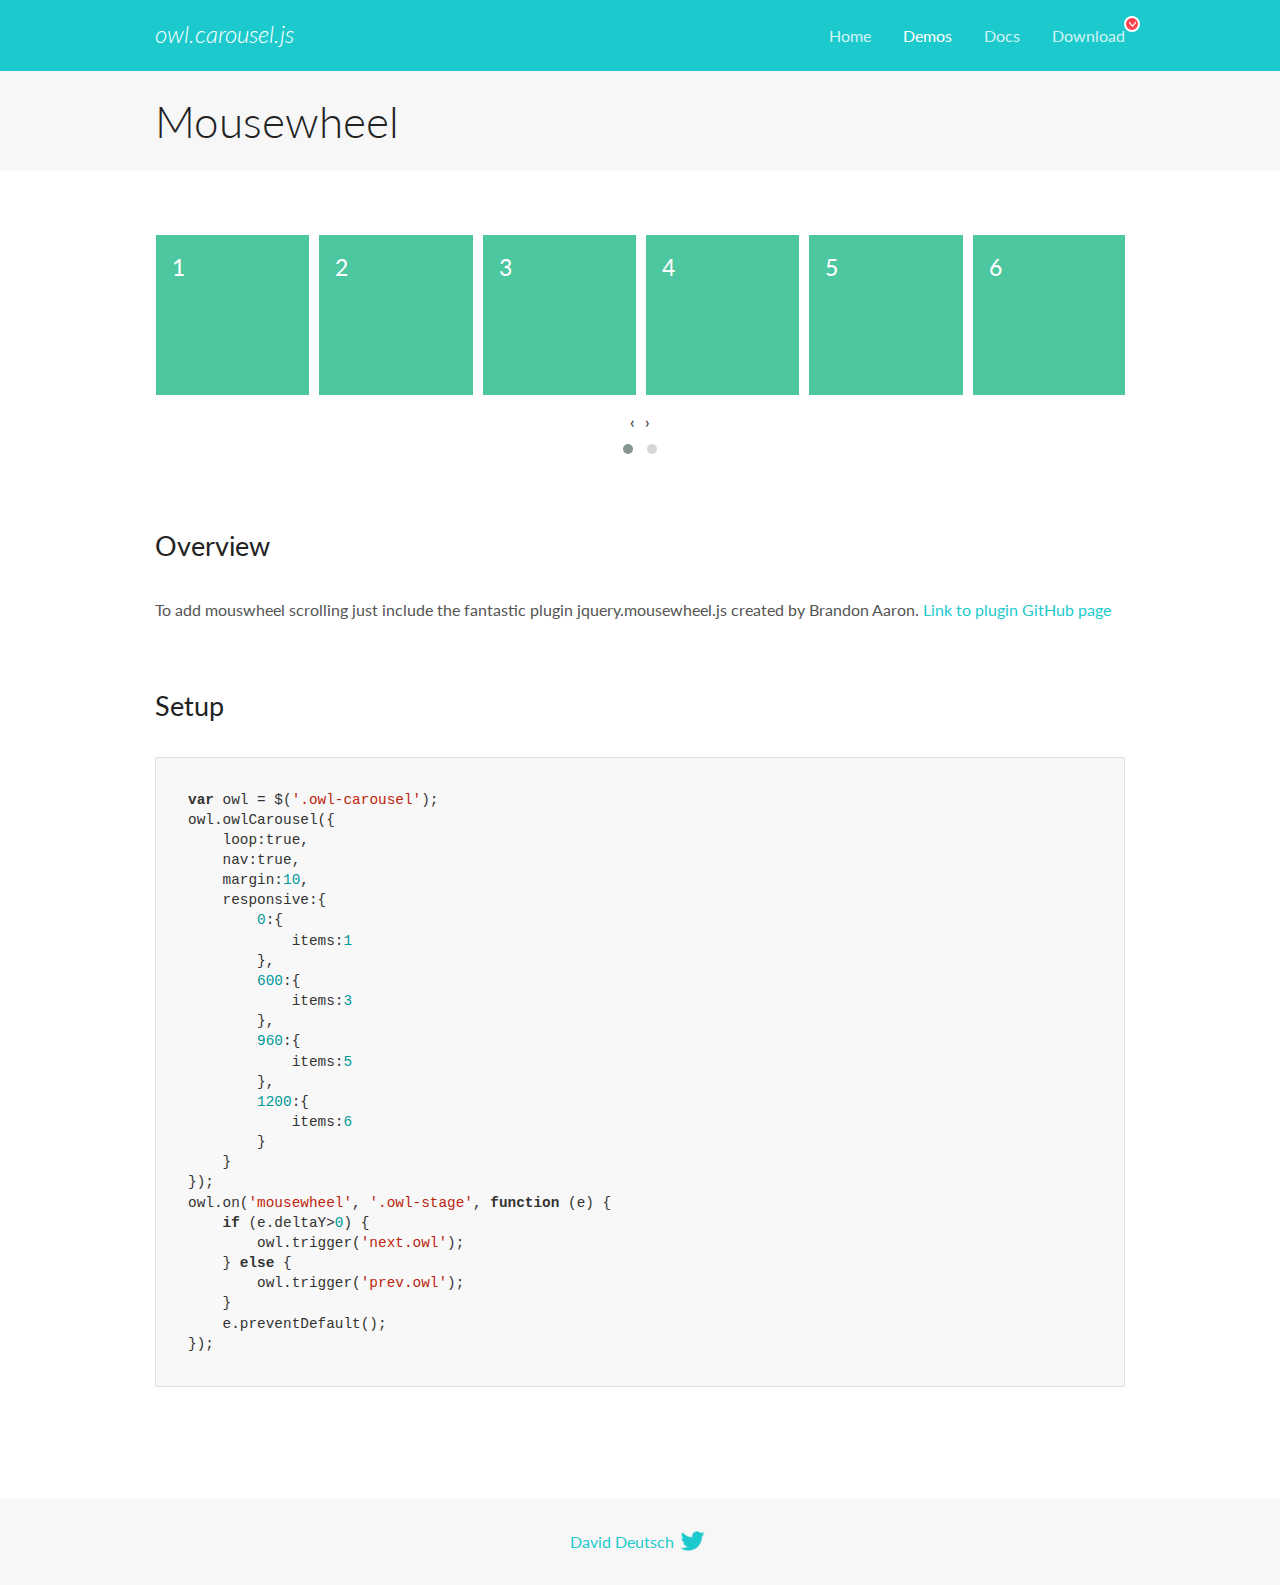
<file: assets/OwlCarousel2-2.3.4/docs/demos/mousewheel.html>
<!DOCTYPE html>
<html lang="en">
  <head>

    <!-- head -->
    <meta charset="utf-8">
    <meta name="msapplication-tap-highlight" content="no" />
    <meta name="viewport" content="width=device-width, initial-scale=1.0" />
    <meta name="description" content="Mousewheel usage demo">
    <meta name="author" content="David Deutsch">
    <title>
      Mousewheel Demo | Owl Carousel | 2.3.4
    </title>

    <!-- Stylesheets -->
    <link href='https://fonts.googleapis.com/css?family=Lato:300,400,700,400italic,300italic' rel='stylesheet' type='text/css'>
    <link rel="stylesheet" href="../assets/css/docs.theme.min.css">

    <!-- Owl Stylesheets -->
    <link rel="stylesheet" href="../assets/owlcarousel/assets/owl.carousel.min.css">
    <link rel="stylesheet" href="../assets/owlcarousel/assets/owl.theme.default.min.css">

    <!-- HTML5 shim and Respond.js IE8 support of HTML5 elements and media queries -->

    <!--[if lt IE 9]>
      <script src="https://oss.maxcdn.com/libs/html5shiv/3.7.0/html5shiv.js"></script>
      <script src="https://oss.maxcdn.com/libs/respond.js/1.3.0/respond.min.js"></script>
    <![endif]-->

    <!-- Favicons -->
    <link rel="apple-touch-icon-precomposed" sizes="144x144" href="../assets/ico/apple-touch-icon-144-precomposed.png">
    <link rel="shortcut icon" href="../assets/ico/favicon.png">
    <link rel="shortcut icon" href="favicon.ico">

    <!-- Yeah i know js should not be in header. Its required for demos.-->

    <!-- javascript -->
    <script src="../assets/vendors/jquery.min.js"></script>
    <script src="../assets/owlcarousel/owl.carousel.js"></script>
  </head>
  <body>

    <!-- header -->
    <header class="header">
      <div class="row">
        <div class="large-12 columns">
          <div class="brand left">
            <h3>
              <a href="/OwlCarousel2/">owl.carousel.js</a> 
            </h3>
          </div>
          <a id="toggle-nav" class="right">
            <span></span> <span></span> <span></span> 
          </a> 
          <div class="nav-bar">
            <ul class="clearfix">
              <li> <a href="/OwlCarousel2/index.html">Home</a>  </li>
              <li class="active">
                <a href="/OwlCarousel2/demos/demos.html">Demos</a> 
              </li>
              <li> <a href="/OwlCarousel2/docs/started-welcome.html">Docs</a>  </li>
              <li>
                <a href="https://github.com/OwlCarousel2/OwlCarousel2/archive/2.3.4.zip">Download</a> 
                <span class="download"></span> 
              </li>
            </ul>
          </div>
        </div>
      </div>
    </header>

    <!-- title -->
    <section class="title">
      <div class="row">
        <div class="large-12 columns">
          <h1>Mousewheel</h1>
        </div>
      </div>
    </section>

    <!--  Demos -->
    <section id="demos">
      <div class="row">
        <div class="large-12 columns">
          <div class="owl-carousel owl-theme">
            <div class="item">
              <h4>1</h4>
            </div>
            <div class="item">
              <h4>2</h4>
            </div>
            <div class="item">
              <h4>3</h4>
            </div>
            <div class="item">
              <h4>4</h4>
            </div>
            <div class="item">
              <h4>5</h4>
            </div>
            <div class="item">
              <h4>6</h4>
            </div>
            <div class="item">
              <h4>7</h4>
            </div>
            <div class="item">
              <h4>8</h4>
            </div>
            <div class="item">
              <h4>9</h4>
            </div>
            <div class="item">
              <h4>10</h4>
            </div>
            <div class="item">
              <h4>11</h4>
            </div>
            <div class="item">
              <h4>12</h4>
            </div>
          </div>
          <h3 id="overview">Overview</h3>
          <p>To add mouswheel scrolling just include the fantastic plugin jquery.mousewheel.js created by Brandon Aaron.
            <a href="https://github.com/brandonaaron/jquery-mousewheel">Link to plugin GitHub page</a> 
          </p>
          <h3 id="setup">Setup</h3>
          <pre><code>var owl = $(&#39;.owl-carousel&#39;);
owl.owlCarousel({
    loop:true,
    nav:true,
    margin:10,
    responsive:{
        0:{
            items:1
        },
        600:{
            items:3
        },            
        960:{
            items:5
        },
        1200:{
            items:6
        }
    }
});
owl.on(&#39;mousewheel&#39;, &#39;.owl-stage&#39;, function (e) {
    if (e.deltaY&gt;0) {
        owl.trigger(&#39;next.owl&#39;);
    } else {
        owl.trigger(&#39;prev.owl&#39;);
    }
    e.preventDefault();
});</code></pre>
          <script src="../assets/vendors/jquery.mousewheel.min.js"></script>
          <script>
            $(document).ready(function() {
              var owl = $('.owl-carousel');
              owl.owlCarousel({
                loop: true,
                nav: true,
                margin: 10,
                responsive: {
                  0: {
                    items: 1
                  },
                  600: {
                    items: 3
                  },
                  960: {
                    items: 5
                  },
                  1200: {
                    items: 6
                  }
                }
              });
              owl.on('mousewheel', '.owl-stage', function(e) {
                if (e.deltaY > 0) {
                  owl.trigger('next.owl');
                } else {
                  owl.trigger('prev.owl');
                }
                e.preventDefault();
              });
            })
          </script>
        </div>
      </div>
    </section>

    <!-- footer -->
    <footer class="footer">
      <div class="row">
        <div class="large-12 columns">
          <h5>
            <a href="/OwlCarousel2/docs/support-contact.html">David Deutsch</a> 
            <a id="custom-tweet-button" href="https://twitter.com/share?url=https://github.com/OwlCarousel2/OwlCarousel2&text=Owl Carousel - This is so awesome! " target="_blank"></a> 
          </h5>
        </div>
      </div>
    </footer>

    <!-- vendors -->
    <script src="../assets/vendors/highlight.js"></script>
    <script src="../assets/js/app.js"></script>
  </body>
</html>
</file>
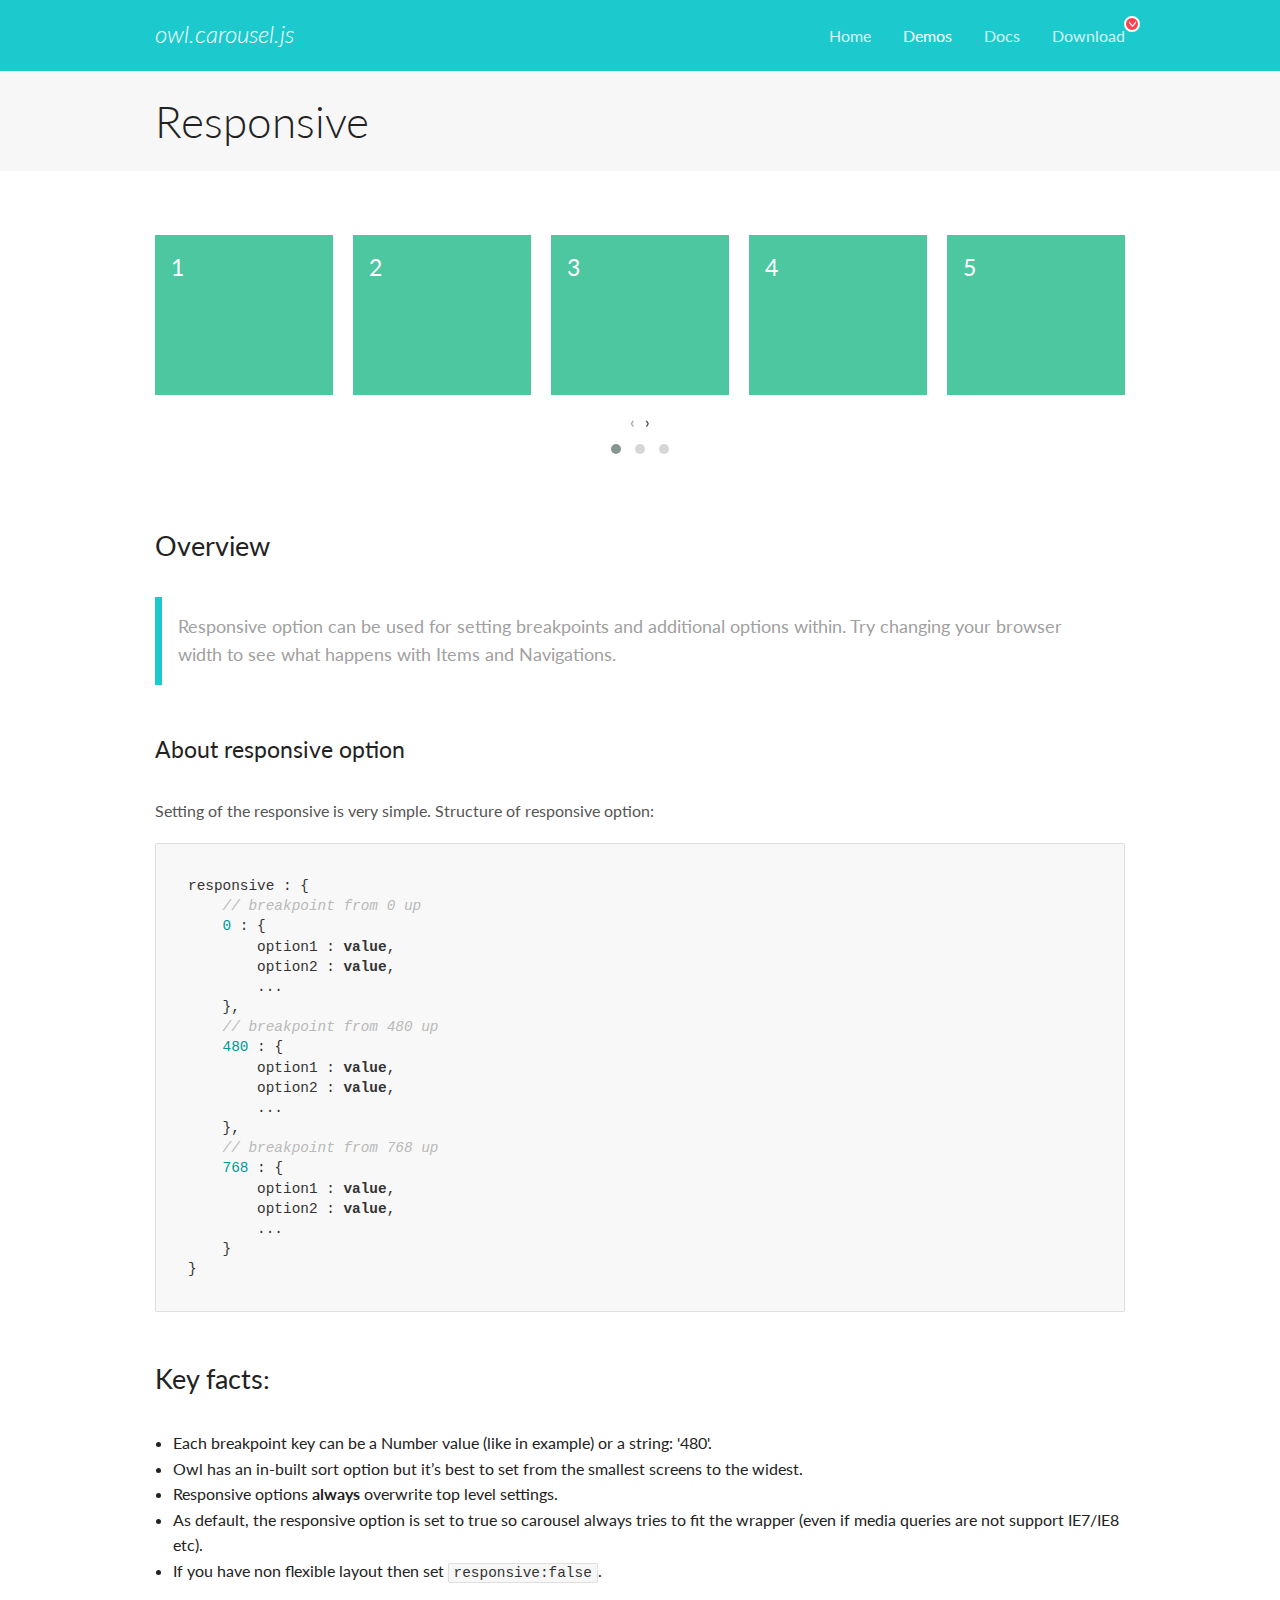
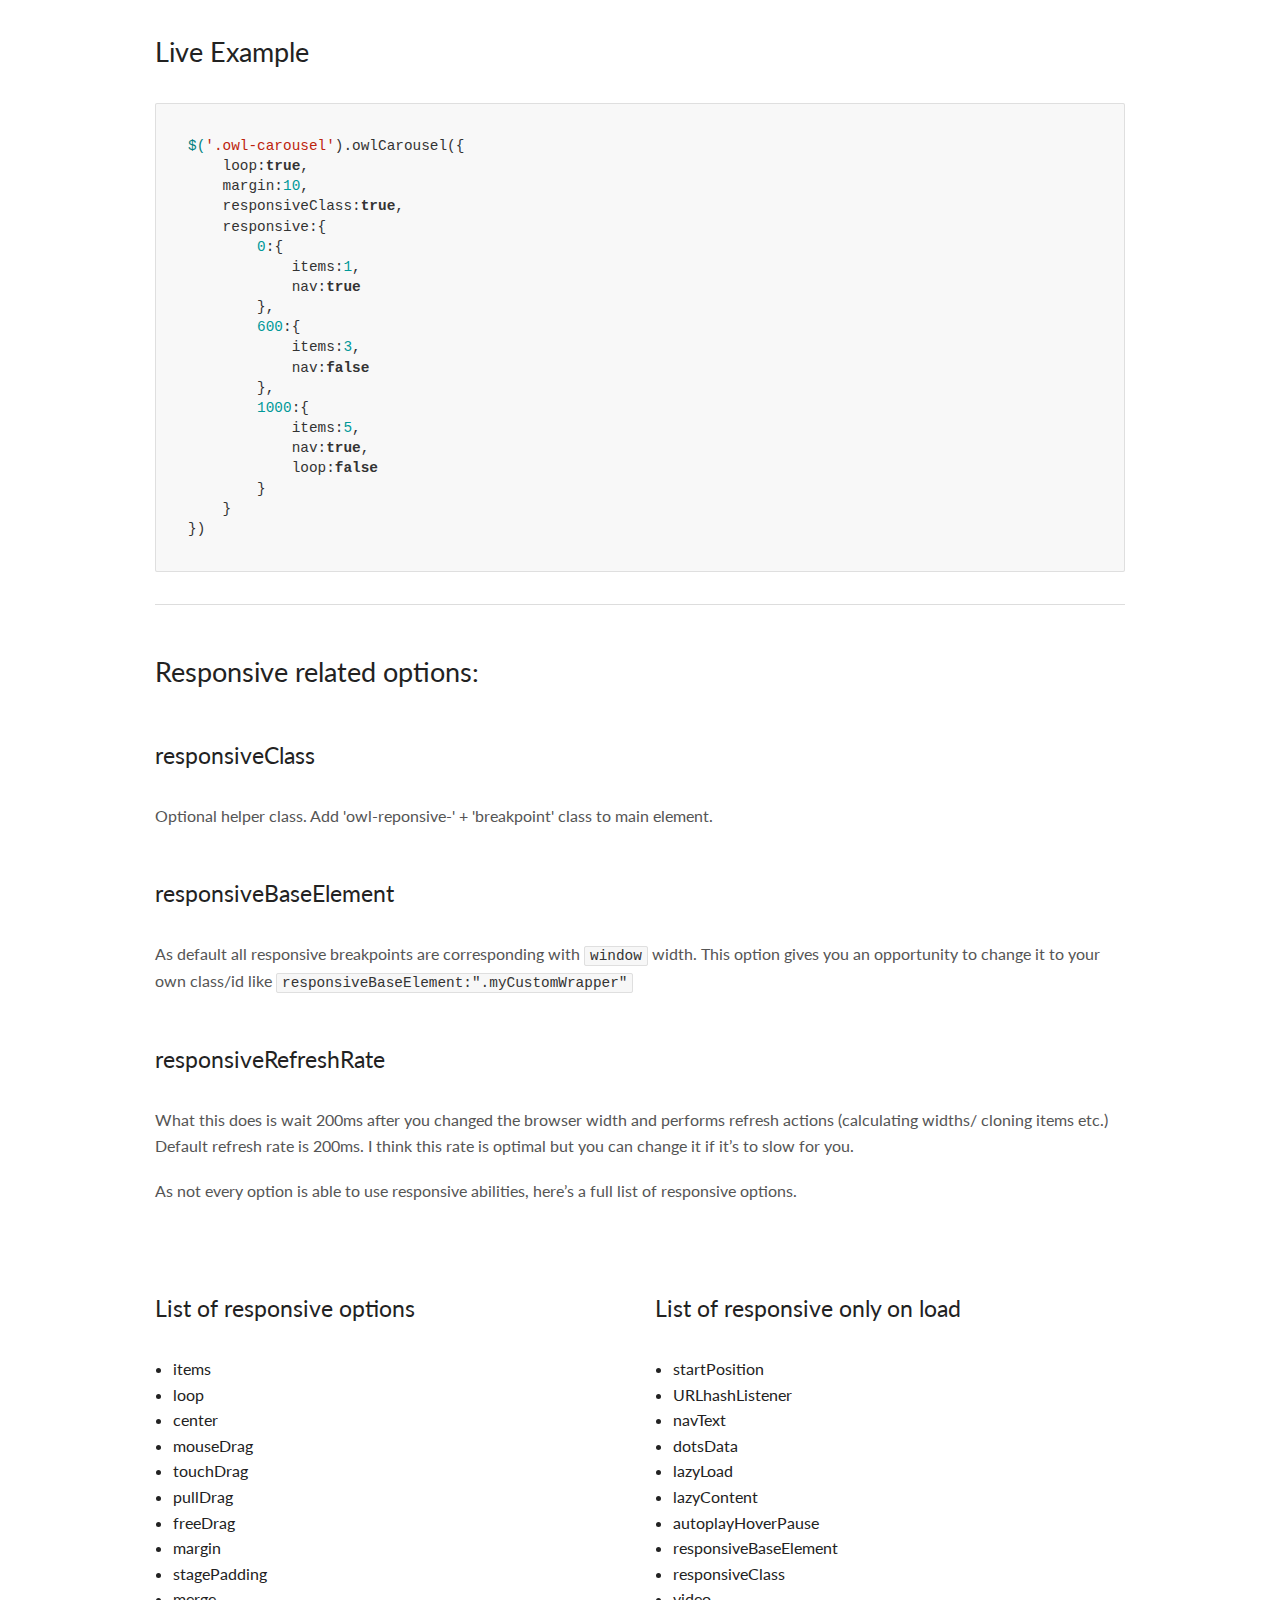
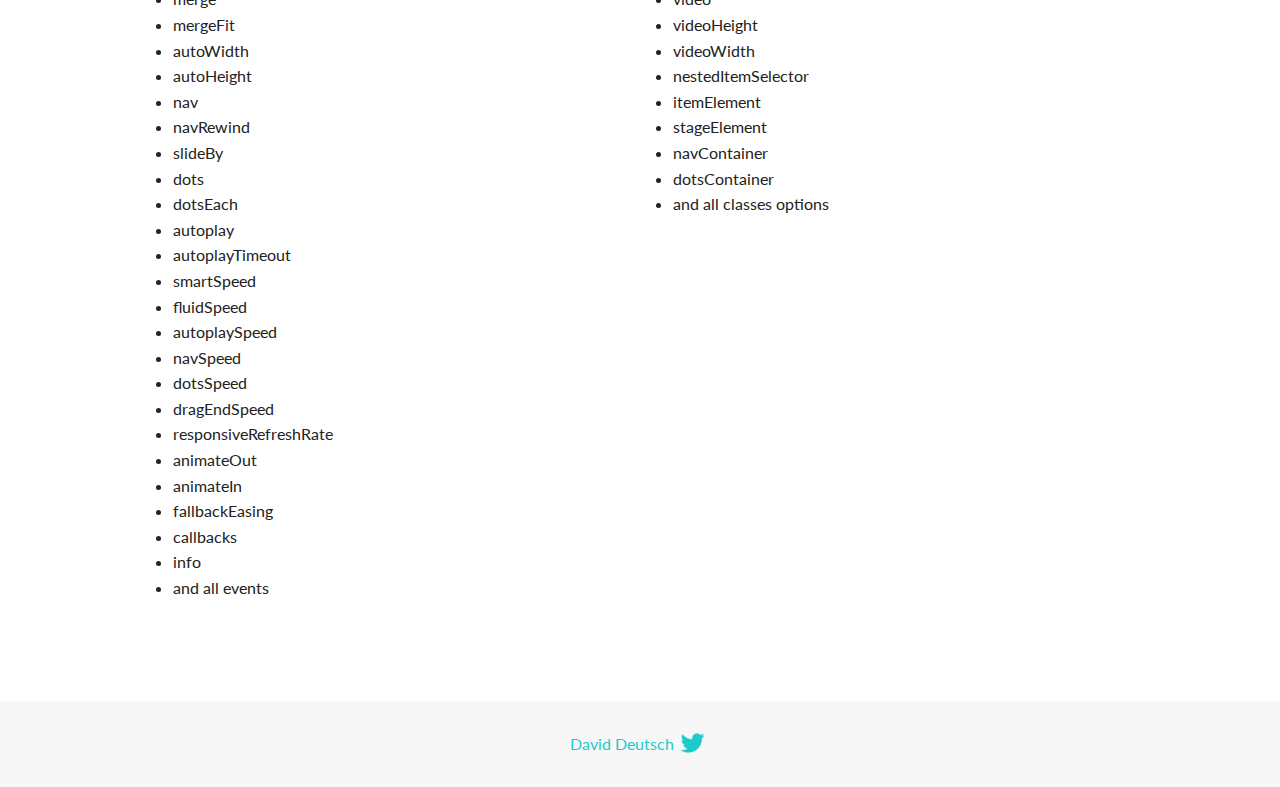
<file: assets/OwlCarousel2-2.3.4/docs/demos/responsive.html>
<!DOCTYPE html>
<html lang="en">
  <head>

    <!-- head -->
    <meta charset="utf-8">
    <meta name="msapplication-tap-highlight" content="no" />
    <meta name="viewport" content="width=device-width, initial-scale=1.0" />
    <meta name="description" content="How to use responsive options">
    <meta name="author" content="David Deutsch">
    <title>
      Responsive Demo | Owl Carousel | 2.3.4
    </title>

    <!-- Stylesheets -->
    <link href='https://fonts.googleapis.com/css?family=Lato:300,400,700,400italic,300italic' rel='stylesheet' type='text/css'>
    <link rel="stylesheet" href="../assets/css/docs.theme.min.css">

    <!-- Owl Stylesheets -->
    <link rel="stylesheet" href="../assets/owlcarousel/assets/owl.carousel.min.css">
    <link rel="stylesheet" href="../assets/owlcarousel/assets/owl.theme.default.min.css">

    <!-- HTML5 shim and Respond.js IE8 support of HTML5 elements and media queries -->

    <!--[if lt IE 9]>
      <script src="https://oss.maxcdn.com/libs/html5shiv/3.7.0/html5shiv.js"></script>
      <script src="https://oss.maxcdn.com/libs/respond.js/1.3.0/respond.min.js"></script>
    <![endif]-->

    <!-- Favicons -->
    <link rel="apple-touch-icon-precomposed" sizes="144x144" href="../assets/ico/apple-touch-icon-144-precomposed.png">
    <link rel="shortcut icon" href="../assets/ico/favicon.png">
    <link rel="shortcut icon" href="favicon.ico">

    <!-- Yeah i know js should not be in header. Its required for demos.-->

    <!-- javascript -->
    <script src="../assets/vendors/jquery.min.js"></script>
    <script src="../assets/owlcarousel/owl.carousel.js"></script>
  </head>
  <body>

    <!-- header -->
    <header class="header">
      <div class="row">
        <div class="large-12 columns">
          <div class="brand left">
            <h3>
              <a href="/OwlCarousel2/">owl.carousel.js</a> 
            </h3>
          </div>
          <a id="toggle-nav" class="right">
            <span></span> <span></span> <span></span> 
          </a> 
          <div class="nav-bar">
            <ul class="clearfix">
              <li> <a href="/OwlCarousel2/index.html">Home</a>  </li>
              <li class="active">
                <a href="/OwlCarousel2/demos/demos.html">Demos</a> 
              </li>
              <li> <a href="/OwlCarousel2/docs/started-welcome.html">Docs</a>  </li>
              <li>
                <a href="https://github.com/OwlCarousel2/OwlCarousel2/archive/2.3.4.zip">Download</a> 
                <span class="download"></span> 
              </li>
            </ul>
          </div>
        </div>
      </div>
    </header>

    <!-- title -->
    <section class="title">
      <div class="row">
        <div class="large-12 columns">
          <h1>Responsive</h1>
        </div>
      </div>
    </section>

    <!--  Demos -->
    <section id="demos">
      <div class="row">
        <div class="large-12 columns">
          <div class="owl-carousel owl-theme">
            <div class="item">
              <h4>1</h4>
            </div>
            <div class="item">
              <h4>2</h4>
            </div>
            <div class="item">
              <h4>3</h4>
            </div>
            <div class="item">
              <h4>4</h4>
            </div>
            <div class="item">
              <h4>5</h4>
            </div>
            <div class="item">
              <h4>6</h4>
            </div>
            <div class="item">
              <h4>7</h4>
            </div>
            <div class="item">
              <h4>8</h4>
            </div>
            <div class="item">
              <h4>9</h4>
            </div>
            <div class="item">
              <h4>10</h4>
            </div>
            <div class="item">
              <h4>11</h4>
            </div>
            <div class="item">
              <h4>12</h4>
            </div>
          </div>
          <h3 id="overview">Overview</h3>
          <blockquote>
            <p>Responsive option can be used for setting breakpoints and additional options within. Try changing your browser width to see what happens with Items and Navigations.</p>
          </blockquote>
          <h4 id="about-responsive-option">About responsive option</h4>
          <p>Setting of the responsive is very simple. Structure of responsive option:</p>
          <pre><code>responsive : {
    // breakpoint from 0 up
    0 : {
        option1 : value,
        option2 : value,
        ...
    },
    // breakpoint from 480 up
    480 : {
        option1 : value,
        option2 : value,
        ...
    },
    // breakpoint from 768 up
    768 : {
        option1 : value,
        option2 : value,
        ...
    }
}</code></pre>
          <h3 id="key-facts-">Key facts:</h3>
          <ul>
            <li>Each breakpoint key can be a Number value (like in example) or a string: &#39;480&#39;.</li>
            <li>Owl has an in-built sort option but it’s best to set from the smallest screens to the widest.</li>
            <li>Responsive options <strong>always</strong>  overwrite top level settings.</li>
            <li>As default, the responsive option is set to true so carousel always tries to fit the wrapper (even if media queries are not support IE7/IE8 etc).</li>
            <li>If you have non flexible layout then set <code>responsive:false</code>.</li>
          </ul>
          <h3 id="live-example">Live Example</h3>
          <pre><code>$(&#39;.owl-carousel&#39;).owlCarousel({
    loop:true,
    margin:10,
    responsiveClass:true,
    responsive:{
        0:{
            items:1,
            nav:true
        },
        600:{
            items:3,
            nav:false
        },
        1000:{
            items:5,
            nav:true,
            loop:false
        }
    }
})</code></pre>
          <hr>
          <h3 id="responsive-related-options-">Responsive related options:</h3>
          <h4 id="responsiveclass">responsiveClass</h4>
          <p>Optional helper class. Add &#39;owl-reponsive-&#39; + &#39;breakpoint&#39; class to main element.</p>
          <h4 id="responsivebaseelement">responsiveBaseElement</h4>
          <p>As default all responsive breakpoints are corresponding with <code>window</code> width. This option gives you an opportunity to change it to your own class/id like <code>responsiveBaseElement:&quot;.myCustomWrapper&quot;</code></p>
          <h4 id="responsiverefreshrate">responsiveRefreshRate</h4>
          <p>What this does is wait 200ms after you changed the browser width and performs refresh actions (calculating widths/ cloning items etc.) Default refresh rate is 200ms. I think this rate is optimal but you can change it if it’s to slow for you.</p>
          <p>As not every option is able to use responsive abilities, here’s a full list of responsive options.</p>
          <p>
            <div class="row">
          </p>
          <div class="large-6 columns">
            <h4 id="list-of-responsive-options">List of responsive options</h4>
            <ul>
              <li>items</li>
              <li>loop</li>
              <li>center</li>
              <li>mouseDrag</li>
              <li>touchDrag</li>
              <li>pullDrag</li>
              <li>freeDrag</li>
              <li>margin</li>
              <li>stagePadding</li>
              <li>merge</li>
              <li>mergeFit</li>
              <li>autoWidth</li>
              <li>autoHeight</li>
              <li>nav</li>
              <li>navRewind</li>
              <li>slideBy</li>
              <li>dots</li>
              <li>dotsEach</li>
              <li>autoplay</li>
              <li>autoplayTimeout</li>
              <li>smartSpeed</li>
              <li>fluidSpeed</li>
              <li>autoplaySpeed</li>
              <li>navSpeed</li>
              <li>dotsSpeed</li>
              <li>dragEndSpeed</li>
              <li>responsiveRefreshRate</li>
              <li>animateOut</li>
              <li>animateIn</li>
              <li>fallbackEasing</li>
              <li>callbacks</li>
              <li>info</li>
              <li>and all events</li>
            </ul>
          </div>
          <div class="large-6 columns">
            <h4 id="list-of-responsive-only-on-load">List of responsive only on load</h4>
            <ul>
              <li>startPosition</li>
              <li>URLhashListener</li>
              <li>navText</li>
              <li>dotsData</li>
              <li>lazyLoad</li>
              <li>lazyContent</li>
              <li>autoplayHoverPause</li>
              <li>responsiveBaseElement</li>
              <li>responsiveClass</li>
              <li>video</li>
              <li>videoHeight</li>
              <li>videoWidth</li>
              <li>nestedItemSelector</li>
              <li>itemElement</li>
              <li>stageElement</li>
              <li>navContainer</li>
              <li>dotsContainer</li>
              <li>and all classes options</li>
            </ul>
          </div>
          </div>
          <script>
            $(document).ready(function() {
              $('.owl-carousel').owlCarousel({
                loop: true,
                margin: 10,
                responsiveClass: true,
                responsive: {
                  0: {
                    items: 1,
                    nav: true
                  },
                  600: {
                    items: 3,
                    nav: false
                  },
                  1000: {
                    items: 5,
                    nav: true,
                    loop: false,
                    margin: 20
                  }
                }
              })
            })
          </script>
        </div>
      </div>
    </section>

    <!-- footer -->
    <footer class="footer">
      <div class="row">
        <div class="large-12 columns">
          <h5>
            <a href="/OwlCarousel2/docs/support-contact.html">David Deutsch</a> 
            <a id="custom-tweet-button" href="https://twitter.com/share?url=https://github.com/OwlCarousel2/OwlCarousel2&text=Owl Carousel - This is so awesome! " target="_blank"></a> 
          </h5>
        </div>
      </div>
    </footer>

    <!-- vendors -->
    <script src="../assets/vendors/highlight.js"></script>
    <script src="../assets/js/app.js"></script>
  </body>
</html>
</file>
